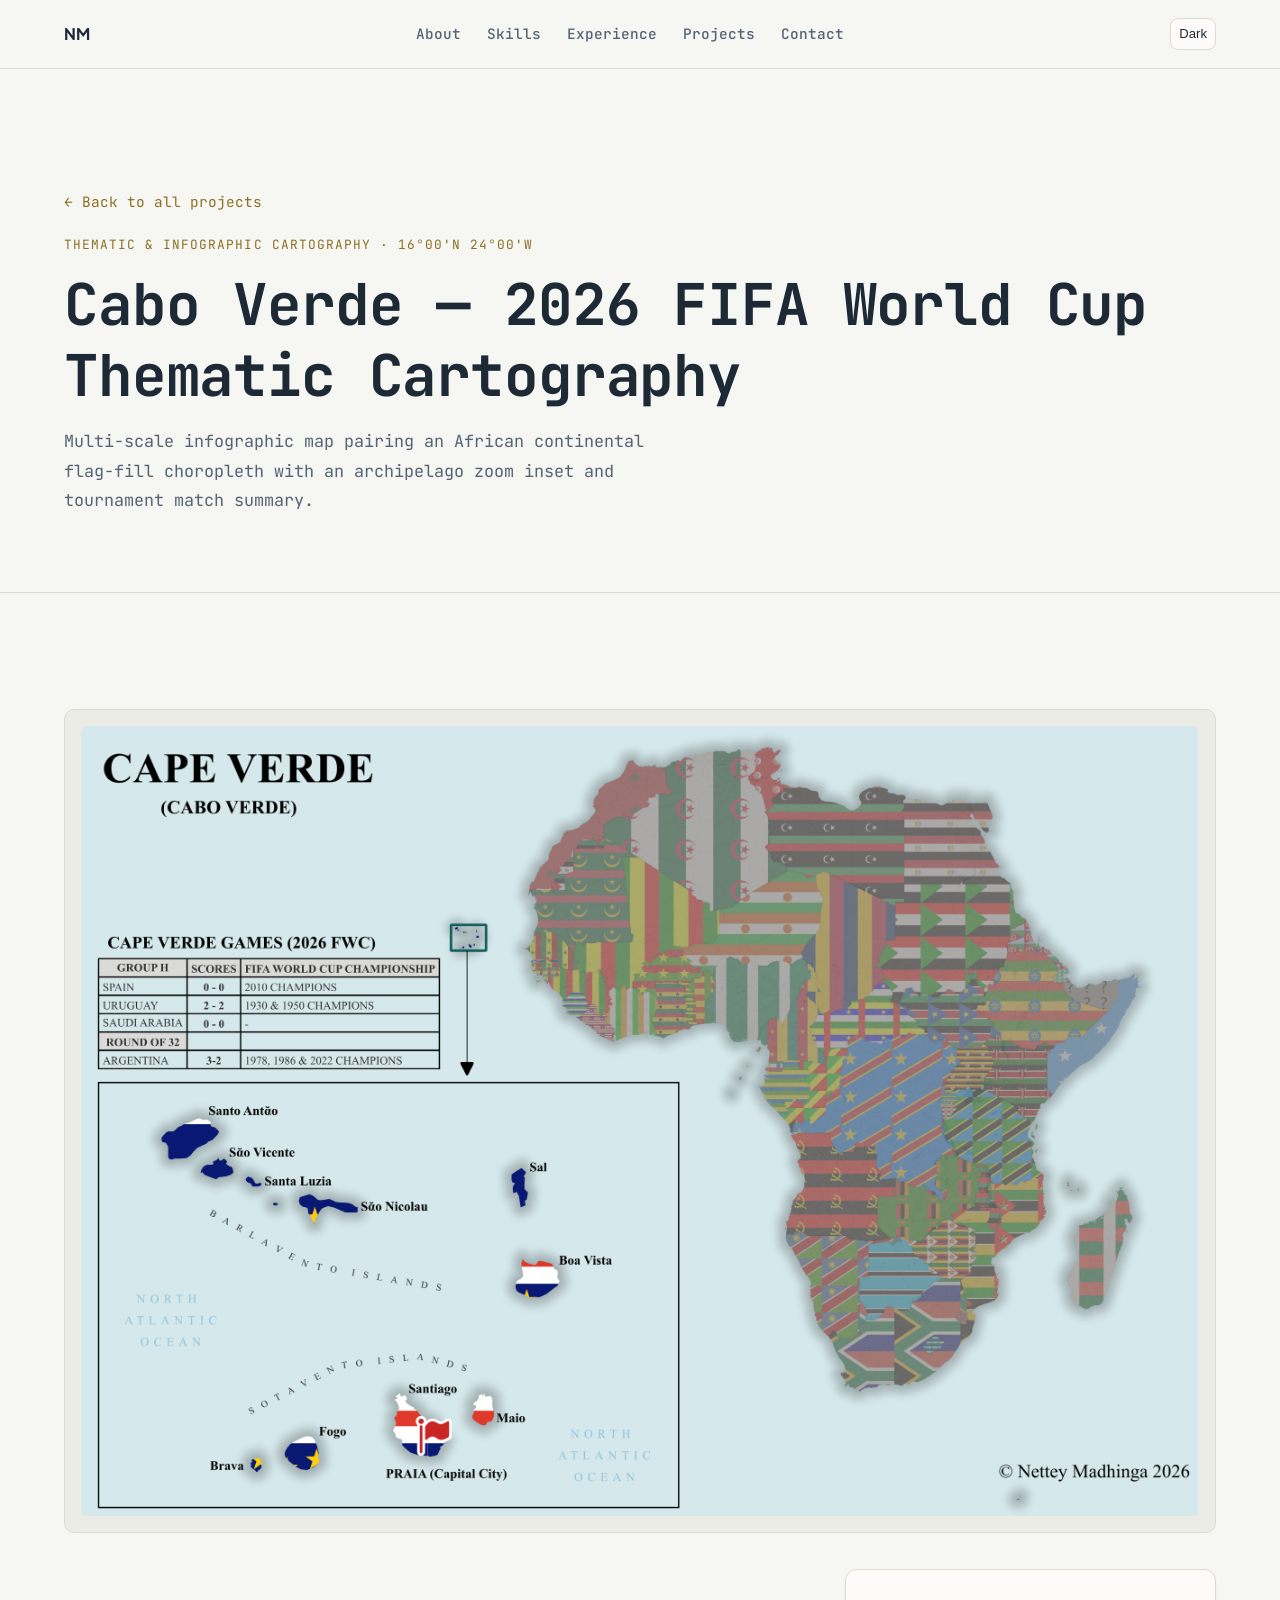
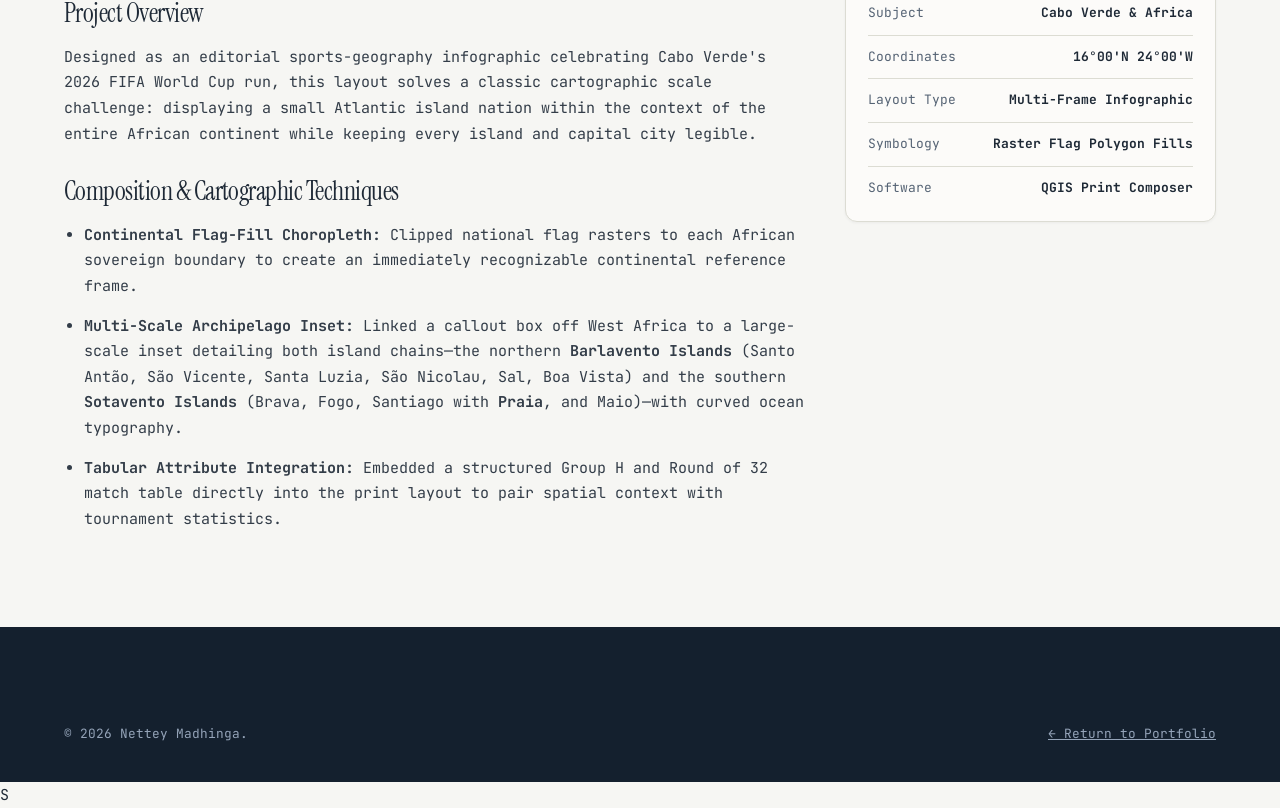
<file: projects/cabo-verde.html>
<!DOCTYPE html>
<html lang="en">
<head>
  <meta charset="UTF-8" />
  <meta name="viewport" content="width=device-width, initial-scale=1.0" />
  <title>Cabo Verde 2026 FIFA World Cup Thematic Map — Nettey Madhinga</title>
  <link rel="preconnect" href="https://fonts.googleapis.com" />
  <link rel="preconnect" href="https://fonts.gstatic.com" crossorigin />
  <link href="https://fonts.googleapis.com/css2?family=Instrument+Serif:ital@0;1&family=JetBrains+Mono:wght@400;500&family=Plus+Jakarta+Sans:wght@400;500;600;700&display=swap" rel="stylesheet" />
  <link rel="stylesheet" href="../css/style.css" />
  <style>
    .case-hero { padding: 120px 0 48px; border-bottom: 1px solid var(--border); }
    .back-link { display: inline-block; margin-bottom: 20px; color: var(--accent); text-decoration: none; font-size: 0.9rem; }
    .case-map-frame { background: var(--bg-alt); border: 1px solid var(--border); border-radius: 10px; padding: 16px; margin: 36px 0; }
    .case-map-frame img { width: 100%; height: auto; display: block; border-radius: 6px; }
    .case-grid { display: grid; grid-template-columns: 2fr 1fr; gap: 40px; align-items: start; margin-top: 32px; }
    .case-content h3 { margin: 28px 0 12px; font-family: 'Instrument Serif', Georgia, serif; font-size: 1.65rem; font-weight: 400; }
    .case-content p, .case-content li { line-height: 1.7; opacity: 0.9; margin-bottom: 14px; }
    .case-content ul { padding-left: 20px; }
    @media (max-width: 820px) { .case-grid { grid-template-columns: 1fr; } }
  </style>
</head>
<body>
  <header class="site-header">
    <div class="container nav-inner">
      <a href="../index.html" class="brand-mark">NM</a>
      <nav class="nav-links" id="navLinks">
        <a href="../index.html#about">About</a>
        <a href="../index.html#skills">Skills</a>
        <a href="../index.html#experience">Experience</a>
        <a href="../index.html#projects">Projects</a>
        <a href="../index.html#contact">Contact</a>
      </nav>
      <div class="nav-actions">
        <button id="themeToggle" class="icon-btn" aria-label="Toggle dark mode"><span class="theme-label">Dark</span></button>
        <button id="menuToggle" class="icon-btn mobile-only" aria-label="Open menu">Menu</button>
      </div>
    </div>
  </header>

  <main>
    <section class="case-hero">
      <div class="container">
        <a href="../index.html#projects" class="back-link mono">← Back to all projects</a>
        <div class="eyebrow mono">THEMATIC & INFOGRAPHIC CARTOGRAPHY · 16°00'N 24°00'W</div>
        <h1 style="font-size: clamp(2.2rem, 4.5vw, 3.6rem); margin: 12px 0 16px;">Cabo Verde — 2026 FIFA World Cup Thematic Cartography</h1>
        <p class="hero-lead">Multi-scale infographic map pairing an African continental flag-fill choropleth with an archipelago zoom inset and tournament match summary.</p>
      </div>
    </section>

    <section class="section">
      <div class="container">
        <div class="case-map-frame">
          <img src="../assets/maps/cabo-verde.png" alt="Cabo Verde 2026 FIFA World Cup Thematic Map" />
        </div>

        <div class="case-grid">
          <div class="case-content">
            <h3>Project Overview</h3>
            <p>
              Designed as an editorial sports-geography infographic celebrating Cabo Verde's 2026 FIFA World Cup run, this layout solves a classic cartographic scale challenge: displaying a small Atlantic island nation within the context of the entire African continent while keeping every island and capital city legible.
            </p>

            <h3>Composition & Cartographic Techniques</h3>
            <ul>
              <li><strong>Continental Flag-Fill Choropleth:</strong> Clipped national flag rasters to each African sovereign boundary to create an immediately recognizable continental reference frame.</li>
              <li><strong>Multi-Scale Archipelago Inset:</strong> Linked a callout box off West Africa to a large-scale inset detailing both island chains—the northern <strong>Barlavento Islands</strong> (Santo Antão, São Vicente, Santa Luzia, São Nicolau, Sal, Boa Vista) and the southern <strong>Sotavento Islands</strong> (Brava, Fogo, Santiago with <strong>Praia</strong>, and Maio)—with curved ocean typography.</li>
              <li><strong>Tabular Attribute Integration:</strong> Embedded a structured Group H and Round of 32 match table directly into the print layout to pair spatial context with tournament statistics.</li>
            </ul>
          </div>

          <aside class="spec-card">
            <div class="spec-row"><span>Subject</span><b>Cabo Verde & Africa</b></div>
            <div class="spec-row"><span>Coordinates</span><b>16°00'N 24°00'W</b></div>
            <div class="spec-row"><span>Layout Type</span><b>Multi-Frame Infographic</b></div>
            <div class="spec-row"><span>Symbology</span><b>Raster Flag Polygon Fills</b></div>
            <div class="spec-row"><span>Software</span><b>QGIS Print Composer</b></div>
          </aside>
        </div>
      </div>
    </section>
  </main>

  <footer class="site-footer">
    <div class="container">
      <div class="footer-bottom mono">
        <span>© <span id="year"></span> Nettey Madhinga.</span>
        <a href="../index.html#projects" style="color: inherit;">← Return to Portfolio</a>
      </div>
    </div>
  </footer>
  <script src="../js/main.js"></script>
</body>
</html>S
</file>
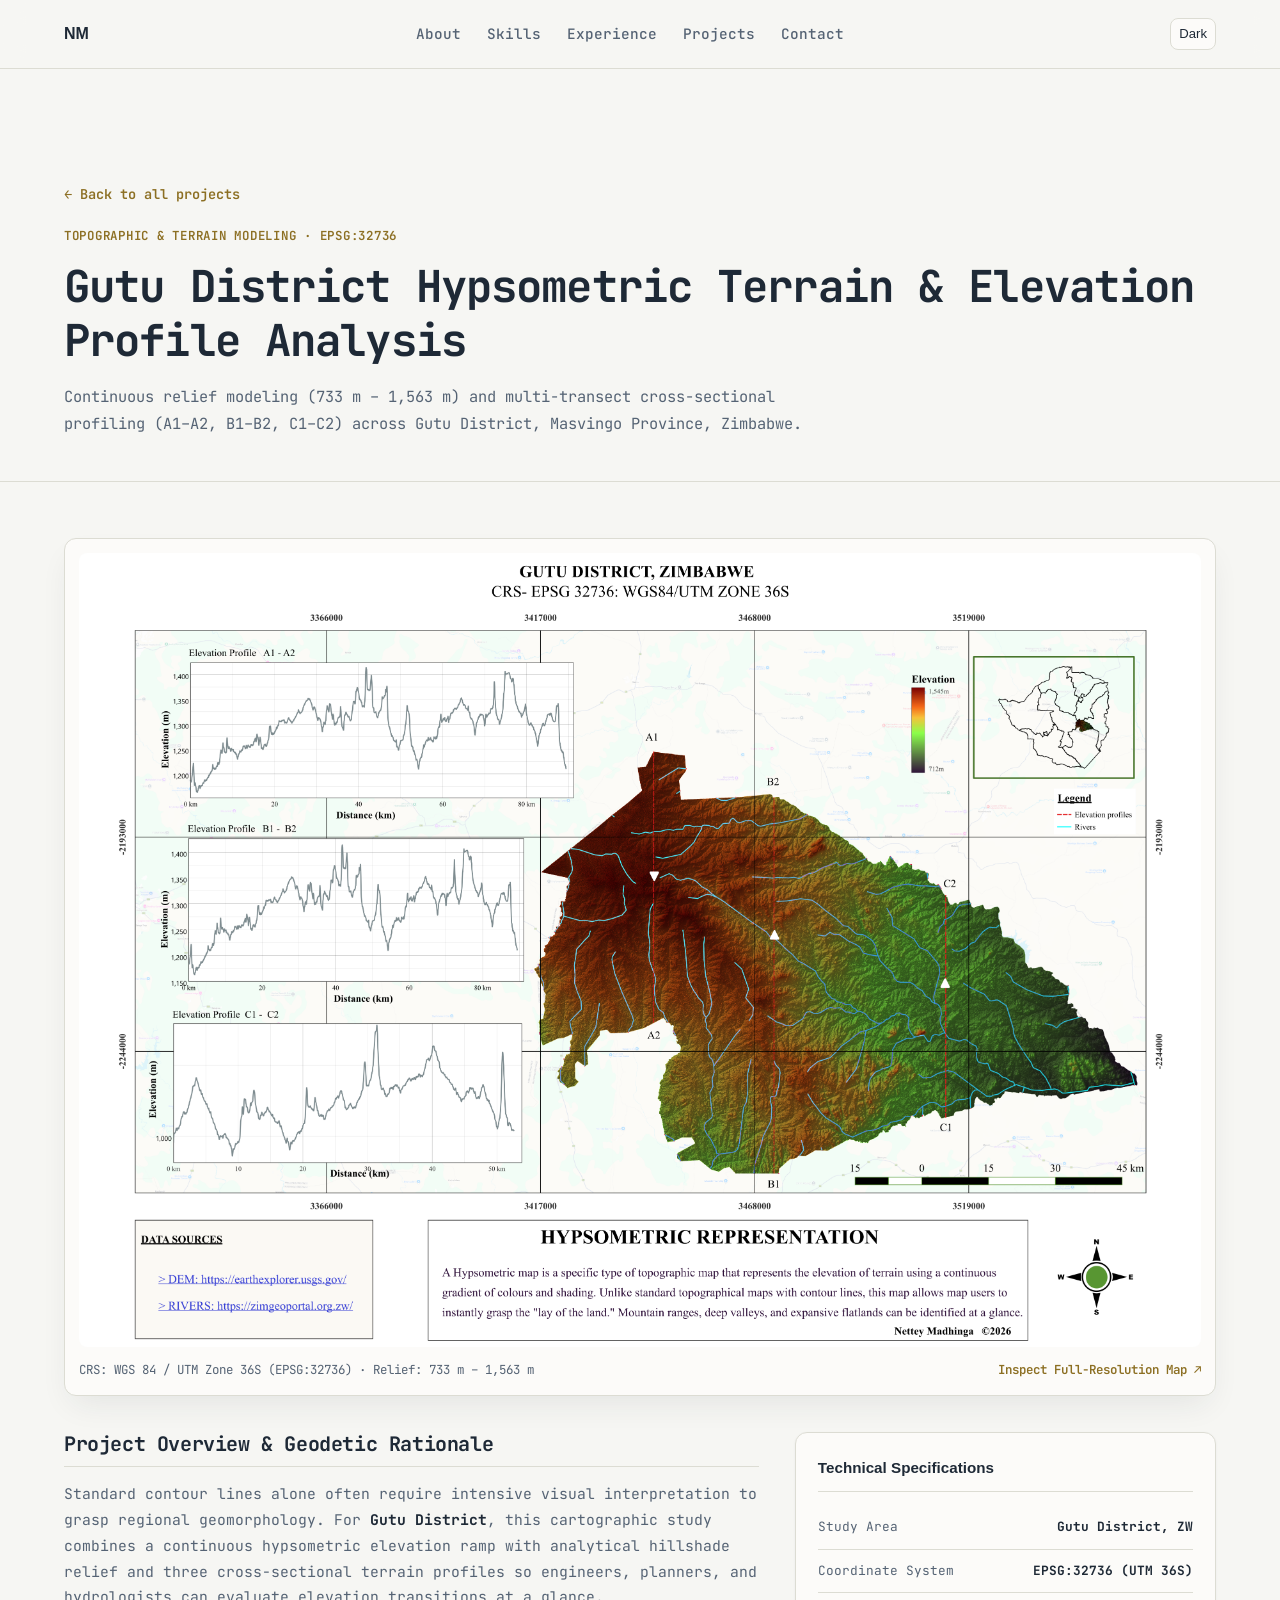
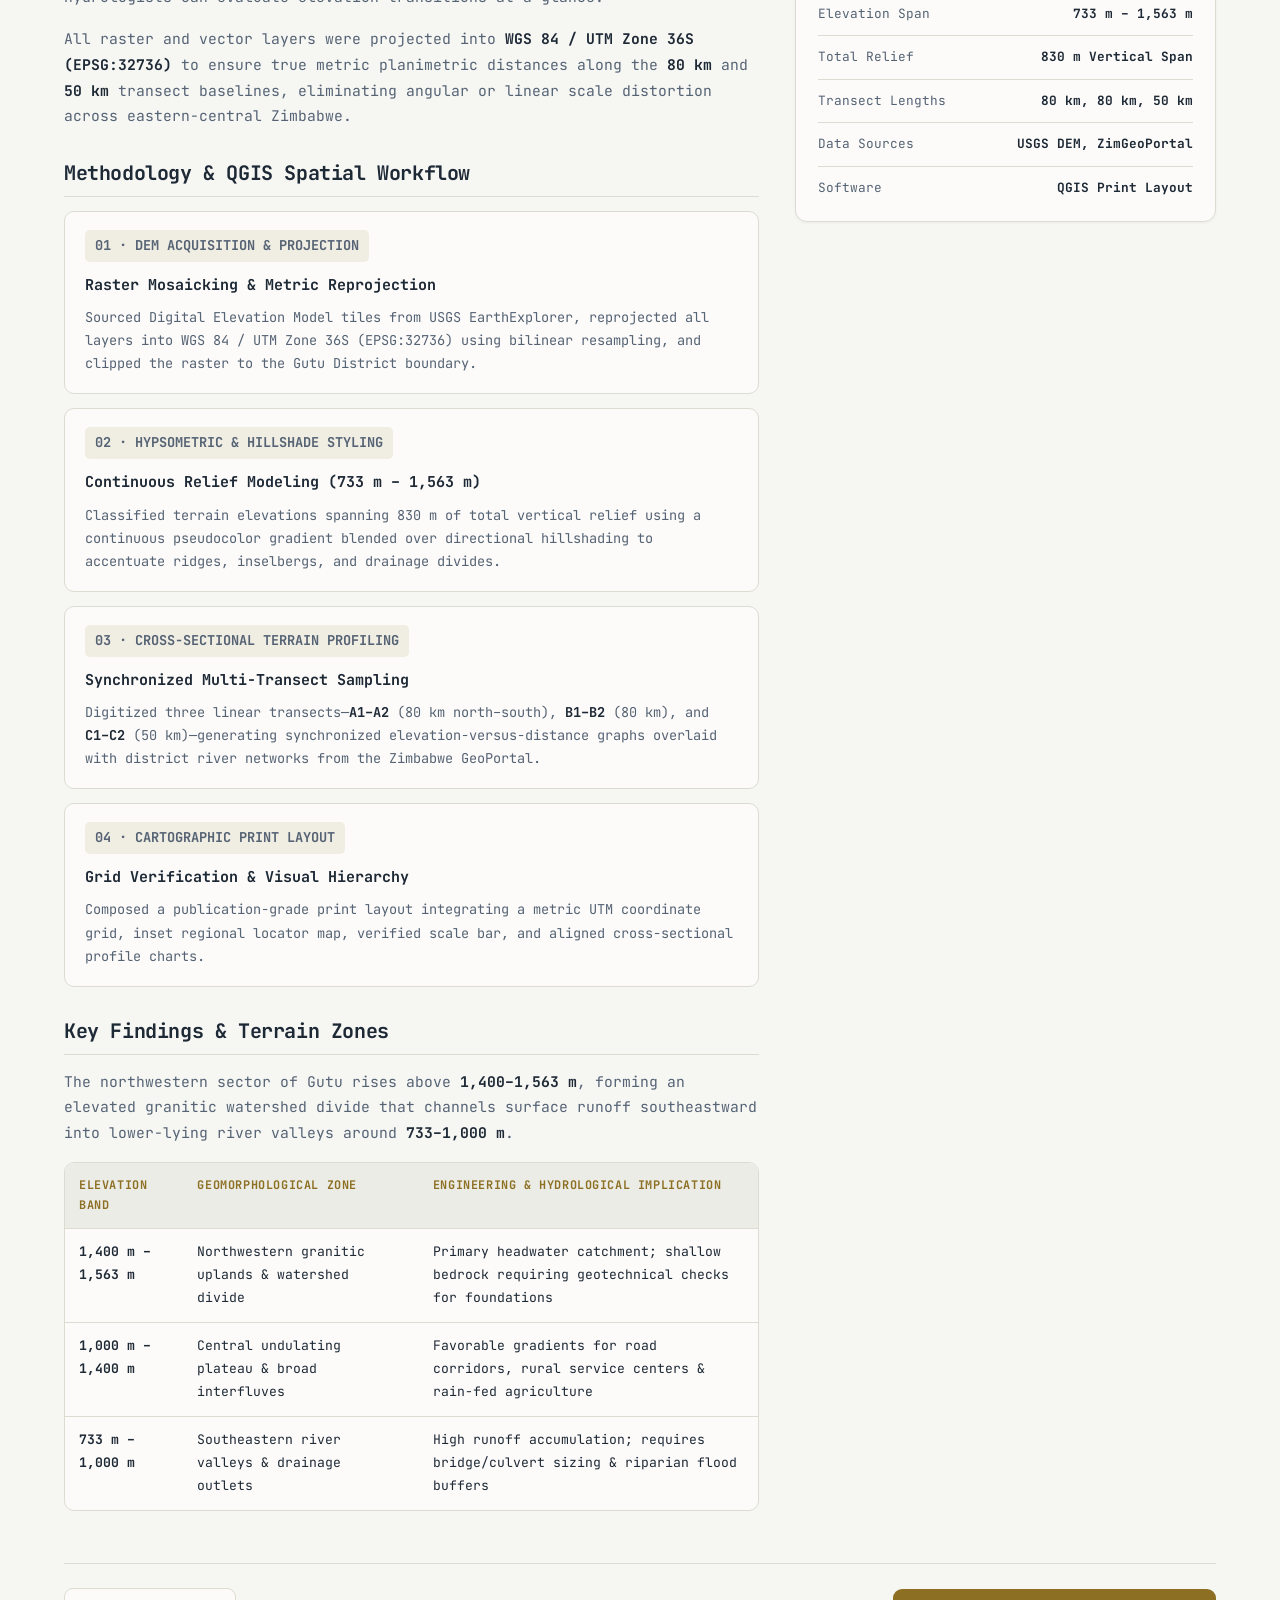
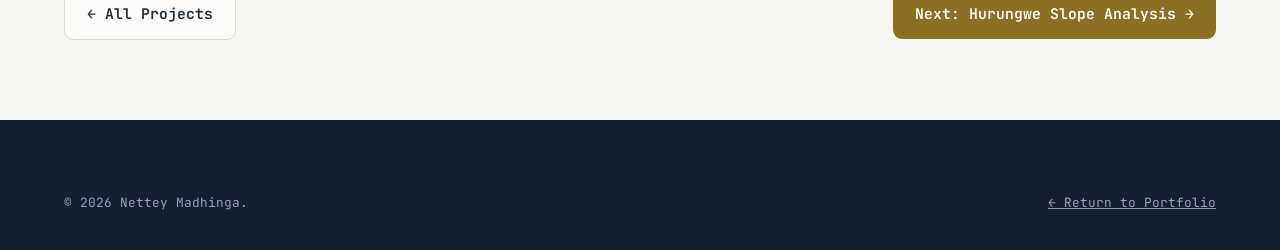
<file: projects/gutu-hypsometric.html>
<!DOCTYPE html>
<html lang="en">
<head>
  <meta charset="UTF-8" />
  <meta name="viewport" content="width=device-width, initial-scale=1.0" />
  <title>Gutu District Hypsometric Analysis — Nettey Madhinga</title>
  <meta name="description" content="Continuous hypsometric relief model (733 m – 1,563 m) in WGS 84 / UTM Zone 36S (EPSG:32736) with three cross-sectional terrain profiles (A1–A2, B1–B2, C1–C2) across Gutu District, Zimbabwe." />

  <link rel="preconnect" href="https://fonts.googleapis.com" />
  <link rel="preconnect" href="https://fonts.gstatic.com" crossorigin />
  <link href="https://fonts.googleapis.com/css2?family=JetBrains+Mono:ital,wght@0,400;0,500;0,600;0,700;1,400;1,500&display=swap" rel="stylesheet" />

  <link rel="stylesheet" href="../css/style.css?v=9" />
  <style>
    .case-hero { padding: 112px 0 44px; border-bottom: 1px solid var(--border); }
    .back-link { display: inline-block; margin-bottom: 18px; color: var(--accent); text-decoration: none; font-size: 0.85rem; font-weight: 600; }
    .back-link:hover { text-decoration: underline; }
    .eyebrow { font-size: 0.78rem; font-weight: 600; letter-spacing: 0.06em; color: var(--accent); }
    .case-hero h1 { font-size: clamp(1.85rem, 3.6vw, 2.75rem); color: var(--ink); margin: 12px 0 16px; }
    .case-lead { color: var(--muted); max-width: 780px; margin: 0; font-size: 0.96rem; }

    .case-map-frame { background: var(--surface); border: 1px solid var(--border); border-radius: 12px; padding: 14px; margin: 32px 0 36px; box-shadow: var(--shadow-md); }
    .case-map-frame img { width: 100%; height: auto; display: block; border-radius: 8px; }
    .case-map-caption { display: flex; justify-content: space-between; align-items: center; flex-wrap: wrap; gap: 10px; padding-top: 12px; font-size: 0.78rem; color: var(--muted); }
    .case-map-caption a { color: var(--accent); text-decoration: none; font-weight: 600; }
    .case-map-caption a:hover { text-decoration: underline; }

    .case-grid { display: grid; grid-template-columns: minmax(0, 1.65fr) minmax(0, 1fr); gap: 36px; align-items: start; margin-top: 24px; }
    .case-content h2 { font-size: 1.25rem; color: var(--ink); margin: 32px 0 14px; padding-bottom: 10px; border-bottom: 1px solid var(--border); }
    .case-content h2:first-child { margin-top: 0; }
    .case-content p { line-height: 1.75; color: var(--muted); margin: 0 0 16px; font-size: 0.92rem; }
    .case-content strong { color: var(--ink); }

    .workflow-list { display: flex; flex-direction: column; gap: 14px; margin-bottom: 20px; }
    .workflow-step { display: flex !important; flex-direction: column !important; align-items: flex-start !important; gap: 6px !important; background: var(--surface); border: 1px solid var(--border); border-radius: 10px; padding: 18px 20px; }
    .step-badge { display: inline-block; width: auto; font-size: 0.72rem; font-weight: 700; color: var(--accent); background: var(--accent-soft); padding: 4px 10px; border-radius: 5px; margin-bottom: 4px; }
    .workflow-step b { display: block; width: 100%; font-size: 0.94rem; color: var(--ink); margin-bottom: 2px; }
    .workflow-step span:not(.step-badge) { display: block; width: 100%; font-size: 0.85rem; color: var(--muted); line-height: 1.7; }

    .case-table-wrap { overflow-x: auto; border: 1px solid var(--border); border-radius: 10px; background: var(--surface); margin-top: 14px; }
    .case-table { width: 100%; border-collapse: collapse; font-size: 0.82rem; text-align: left; }
    .case-table th, .case-table td { padding: 12px 14px; border-bottom: 1px solid var(--border); vertical-align: top; }
    .case-table th { background: var(--bg-alt); color: var(--accent); font-size: 0.74rem; text-transform: uppercase; letter-spacing: 0.05em; }
    .case-table tr:last-child td { border-bottom: none; }

    .case-sidebar { position: sticky; top: 92px; min-width: 0; }
    .case-sidebar .spec-card { width: 100%; box-sizing: border-box; }
    .case-sidebar .spec-row { font-size: 0.8rem; gap: 12px; }
    .case-sidebar .spec-row span,
    .case-sidebar .spec-row b { white-space: normal !important; }

    .case-nav-footer { margin-top: 52px; padding-top: 24px; border-top: 1px solid var(--border); display: flex; justify-content: space-between; align-items: center; flex-wrap: wrap; gap: 14px; }

    @media (max-width: 900px) {
      .case-grid { grid-template-columns: 1fr; }
      .case-sidebar { position: static; }
    }
  </style>
</head>
<body>
  <header class="site-header">
    <div class="container nav-inner">
      <a href="../index.html" class="brand-mark">NM</a>
      <nav class="nav-links" id="navLinks">
        <a href="../index.html#about">About</a>
        <a href="../index.html#skills">Skills</a>
        <a href="../index.html#experience">Experience</a>
        <a href="../index.html#projects">Projects</a>
        <a href="../index.html#contact">Contact</a>
      </nav>
      <div class="nav-actions">
        <button id="themeToggle" class="icon-btn" aria-label="Toggle dark mode"><span class="theme-label">Dark</span></button>
        <button id="menuToggle" class="icon-btn mobile-only" aria-label="Open menu">Menu</button>
      </div>
    </div>
  </header>

  <main>
    <section class="case-hero">
      <div class="container">
        <a href="../index.html#projects" class="back-link mono">← Back to all projects</a>
        <div class="eyebrow mono">TOPOGRAPHIC &amp; TERRAIN MODELING · EPSG:32736</div>
        <h1>Gutu District Hypsometric Terrain &amp; Elevation Profile Analysis</h1>
        <p class="case-lead">Continuous relief modeling (733 m – 1,563 m) and multi-transect cross-sectional profiling (A1–A2, B1–B2, C1–C2) across Gutu District, Masvingo Province, Zimbabwe.</p>
      </div>
    </section>

    <section class="section" style="padding-top: 24px;">
      <div class="container">
        <figure class="case-map-frame">
          <img src="../assets/maps/gutu-hypsometric.png" alt="Gutu District Hypsometric Representation and Elevation Profiles (A1–A2, B1–B2, C1–C2)" />
          <figcaption class="case-map-caption mono">
            <span>CRS: WGS 84 / UTM Zone 36S (EPSG:32736) · Relief: 733 m – 1,563 m</span>
            <a href="../assets/maps/gutu-hypsometric.png" target="_blank" rel="noopener">Inspect Full-Resolution Map ↗</a>
          </figcaption>
        </figure>

        <div class="case-grid">
          <div class="case-content">
            <h2>Project Overview &amp; Geodetic Rationale</h2>
            <p>
              Standard contour lines alone often require intensive visual interpretation to grasp regional geomorphology. For <strong>Gutu District</strong>, this cartographic study combines a continuous hypsometric elevation ramp with analytical hillshade relief and three cross-sectional terrain profiles so engineers, planners, and hydrologists can evaluate elevation transitions at a glance.
            </p>
            <p>
              All raster and vector layers were projected into <strong>WGS 84 / UTM Zone 36S (EPSG:32736)</strong> to ensure true metric planimetric distances along the <strong>80 km</strong> and <strong>50 km</strong> transect baselines, eliminating angular or linear scale distortion across eastern-central Zimbabwe.
            </p>

            <h2>Methodology &amp; QGIS Spatial Workflow</h2>
            <div class="workflow-list">
              <div class="workflow-step">
                <span class="step-badge mono">01 · DEM ACQUISITION &amp; PROJECTION</span>
                <b>Raster Mosaicking &amp; Metric Reprojection</b>
                <span>Sourced Digital Elevation Model tiles from USGS EarthExplorer, reprojected all layers into WGS 84 / UTM Zone 36S (EPSG:32736) using bilinear resampling, and clipped the raster to the Gutu District boundary.</span>
              </div>

              <div class="workflow-step">
                <span class="step-badge mono">02 · HYPSOMETRIC &amp; HILLSHADE STYLING</span>
                <b>Continuous Relief Modeling (733 m – 1,563 m)</b>
                <span>Classified terrain elevations spanning 830 m of total vertical relief using a continuous pseudocolor gradient blended over directional hillshading to accentuate ridges, inselbergs, and drainage divides.</span>
              </div>

              <div class="workflow-step">
                <span class="step-badge mono">03 · CROSS-SECTIONAL TERRAIN PROFILING</span>
                <b>Synchronized Multi-Transect Sampling</b>
                <span>Digitized three linear transects—<strong>A1–A2</strong> (80 km north–south), <strong>B1–B2</strong> (80 km), and <strong>C1–C2</strong> (50 km)—generating synchronized elevation-versus-distance graphs overlaid with district river networks from the Zimbabwe GeoPortal.</span>
              </div>

              <div class="workflow-step">
                <span class="step-badge mono">04 · CARTOGRAPHIC PRINT LAYOUT</span>
                <b>Grid Verification &amp; Visual Hierarchy</b>
                <span>Composed a publication-grade print layout integrating a metric UTM coordinate grid, inset regional locator map, verified scale bar, and aligned cross-sectional profile charts.</span>
              </div>
            </div>

            <h2>Key Findings &amp; Terrain Zones</h2>
            <p>
              The northwestern sector of Gutu rises above <strong>1,400–1,563 m</strong>, forming an elevated granitic watershed divide that channels surface runoff southeastward into lower-lying river valleys around <strong>733–1,000 m</strong>.
            </p>

            <div class="case-table-wrap">
              <table class="case-table">
                <thead>
                  <tr>
                    <th>Elevation Band</th>
                    <th>Geomorphological Zone</th>
                    <th>Engineering &amp; Hydrological Implication</th>
                  </tr>
                </thead>
                <tbody>
                  <tr>
                    <td><b>1,400 m – 1,563 m</b></td>
                    <td>Northwestern granitic uplands &amp; watershed divide</td>
                    <td>Primary headwater catchment; shallow bedrock requiring geotechnical checks for foundations</td>
                  </tr>
                  <tr>
                    <td><b>1,000 m – 1,400 m</b></td>
                    <td>Central undulating plateau &amp; broad interfluves</td>
                    <td>Favorable gradients for road corridors, rural service centers &amp; rain-fed agriculture</td>
                  </tr>
                  <tr>
                    <td><b>733 m – 1,000 m</b></td>
                    <td>Southeastern river valleys &amp; drainage outlets</td>
                    <td>High runoff accumulation; requires bridge/culvert sizing &amp; riparian flood buffers</td>
                  </tr>
                </tbody>
              </table>
            </div>
          </div>

          <aside class="case-sidebar">
            <div class="spec-card">
              <div class="spec-card-title">Technical Specifications</div>
              <div class="spec-row"><span>Study Area</span><b>Gutu District, ZW</b></div>
              <div class="spec-row"><span>Coordinate System</span><b>EPSG:32736 (UTM 36S)</b></div>
              <div class="spec-row"><span>Elevation Span</span><b>733 m – 1,563 m</b></div>
              <div class="spec-row"><span>Total Relief</span><b>830 m Vertical Span</b></div>
              <div class="spec-row"><span>Transect Lengths</span><b>80 km, 80 km, 50 km</b></div>
              <div class="spec-row"><span>Data Sources</span><b>USGS DEM, ZimGeoPortal</b></div>
              <div class="spec-row"><span>Software</span><b>QGIS Print Layout</b></div>
            </div>
          </aside>
        </div>

        <div class="case-nav-footer">
          <a href="../index.html#projects" class="btn btn-outline">← All Projects</a>
          <a href="hurungwe-slope.html" class="btn btn-primary">Next: Hurungwe Slope Analysis →</a>
        </div>
      </div>
    </section>
  </main>

  <footer class="site-footer">
    <div class="container">
      <div class="footer-bottom mono" style="border-top: none; padding-top: 0;">
        <span>© <span id="year"></span> Nettey Madhinga.</span>
        <a href="../index.html#projects" style="color: inherit;">← Return to Portfolio</a>
      </div>
    </div>
  </footer>
  <script src="../js/main.js"></script>
</body>
</html>
</file>
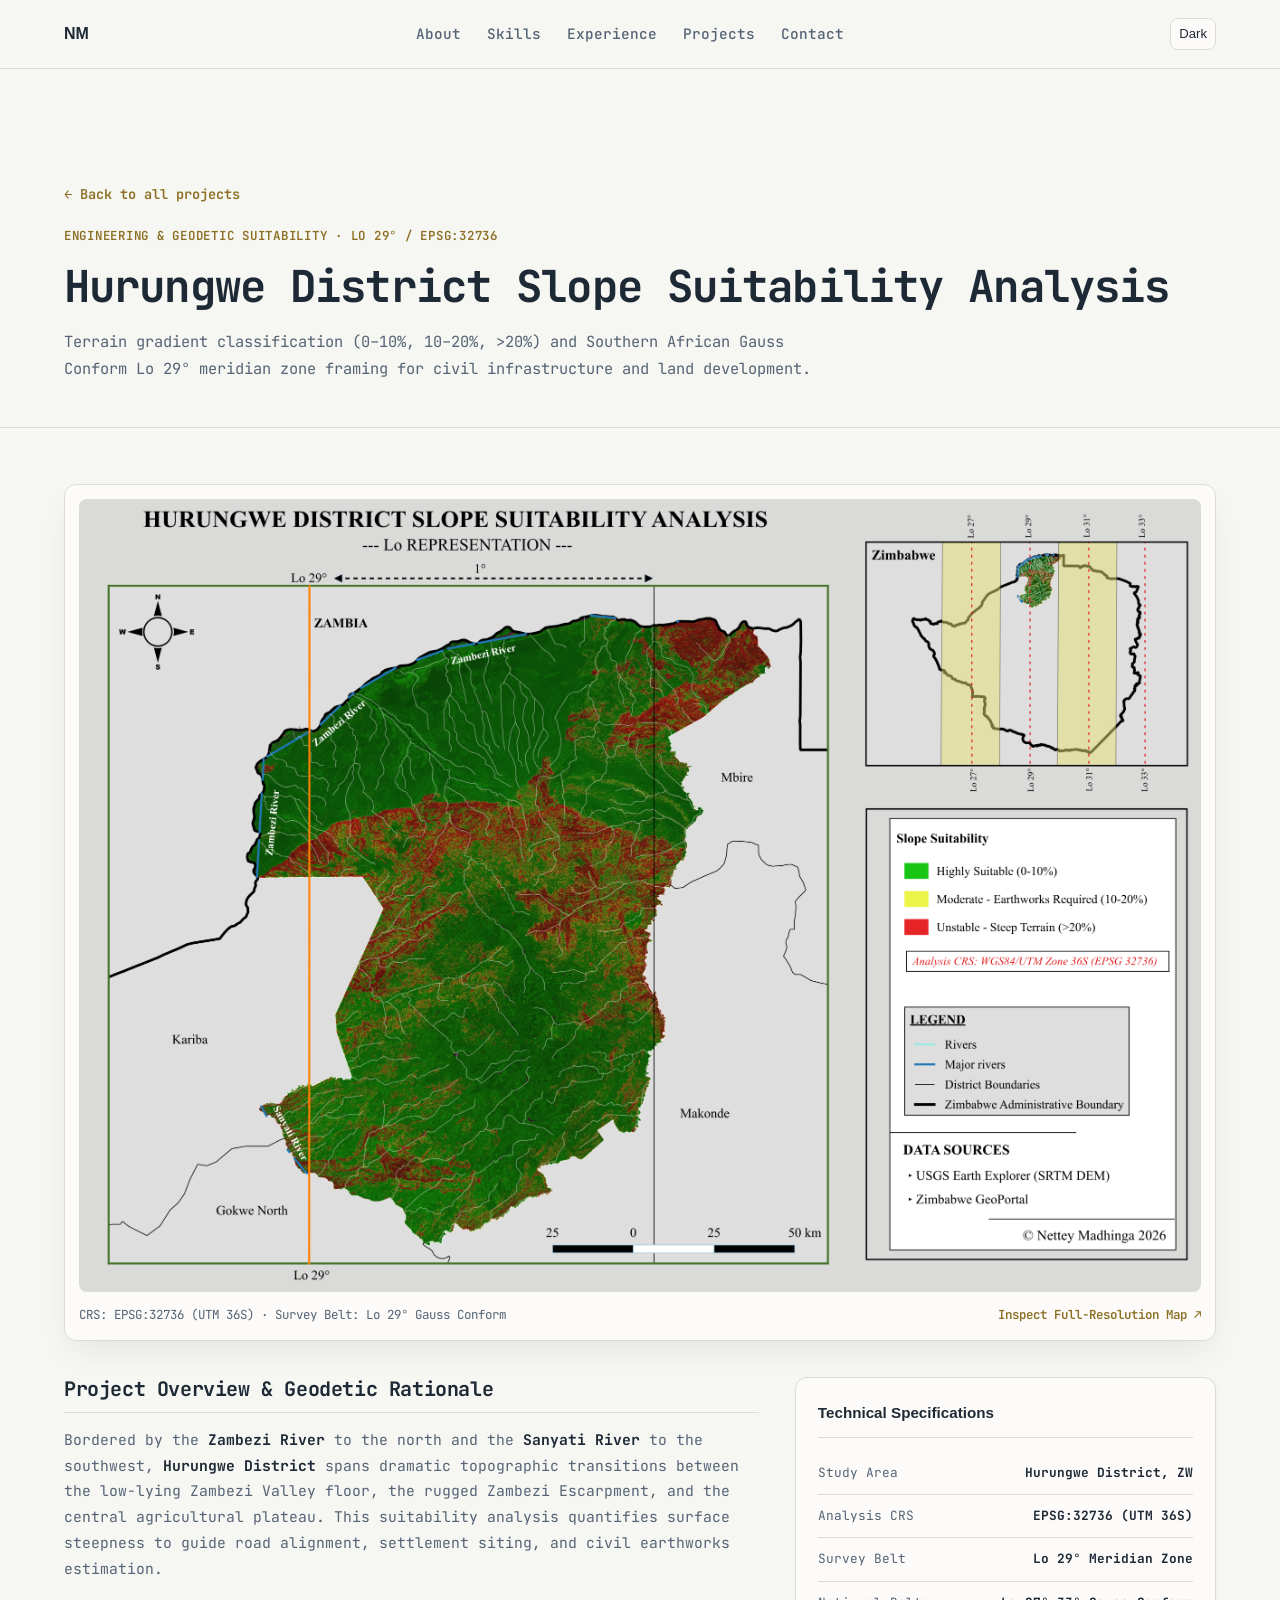
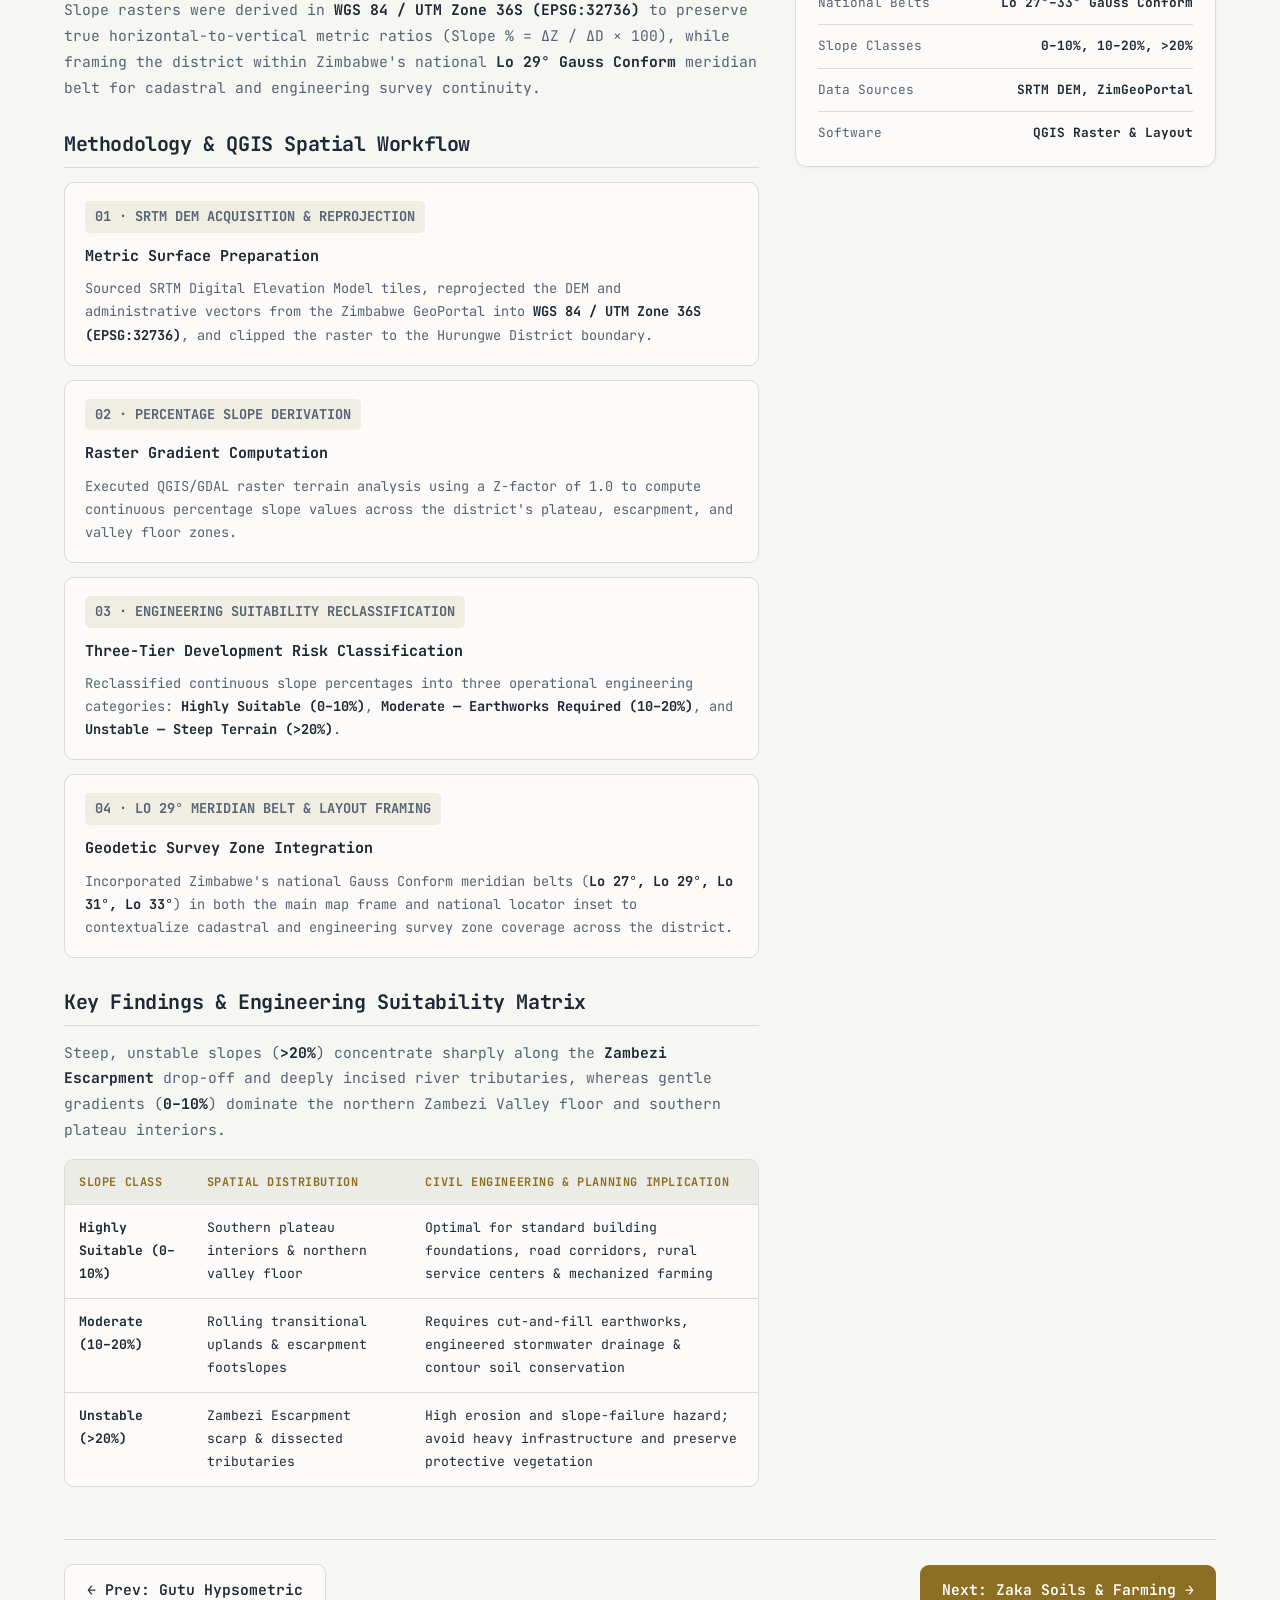
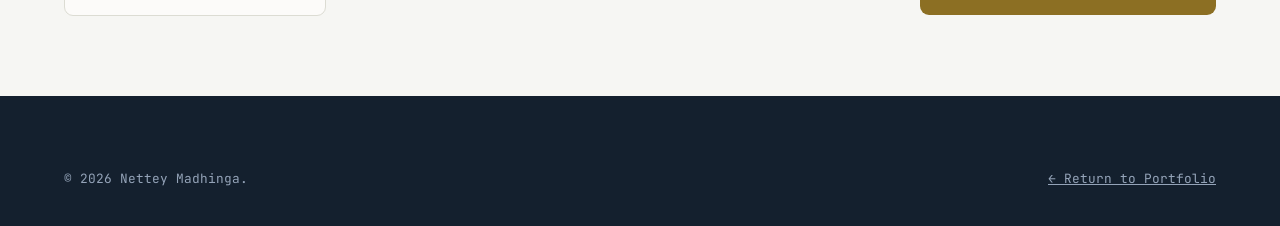
<file: projects/hurungwe-slope.html>
<!DOCTYPE html>
<html lang="en">
<head>
  <meta charset="UTF-8" />
  <meta name="viewport" content="width=device-width, initial-scale=1.0" />
  <title>Hurungwe District Slope Suitability Analysis — Nettey Madhinga</title>
  <meta name="description" content="Percentage slope suitability analysis (0–10%, 10–20%, >20%) in WGS 84 / UTM Zone 36S (EPSG:32736) with Lo 29° Gauss Conform meridian framing for Hurungwe District, Zimbabwe." />
  <link rel="preconnect" href="https://fonts.googleapis.com" />
  <link rel="preconnect" href="https://fonts.gstatic.com" crossorigin />
  <link href="https://fonts.googleapis.com/css2?family=JetBrains+Mono:ital,wght@0,400;0,500;0,600;0,700;1,400;1,500&display=swap" rel="stylesheet" />
  <link rel="stylesheet" href="../css/style.css?v=9" />
  <style>
    .case-hero { padding: 112px 0 44px; border-bottom: 1px solid var(--border); }
    .back-link { display: inline-block; margin-bottom: 18px; color: var(--accent); text-decoration: none; font-size: 0.85rem; font-weight: 600; }
    .back-link:hover { text-decoration: underline; }
    .eyebrow { font-size: 0.78rem; font-weight: 600; letter-spacing: 0.06em; color: var(--accent); }
    .case-hero h1 { font-size: clamp(1.85rem, 3.6vw, 2.75rem); color: var(--ink); margin: 12px 0 16px; }
    .case-lead { color: var(--muted); max-width: 780px; margin: 0; font-size: 0.96rem; }
    .case-map-frame { background: var(--surface); border: 1px solid var(--border); border-radius: 12px; padding: 14px; margin: 32px 0 36px; box-shadow: var(--shadow-md); }
    .case-map-frame img { width: 100%; height: auto; display: block; border-radius: 8px; }
    .case-map-caption { display: flex; justify-content: space-between; align-items: center; flex-wrap: wrap; gap: 10px; padding-top: 12px; font-size: 0.78rem; color: var(--muted); }
    .case-map-caption a { color: var(--accent); text-decoration: none; font-weight: 600; }
    .case-map-caption a:hover { text-decoration: underline; }
    .case-grid { display: grid; grid-template-columns: minmax(0, 1.65fr) minmax(0, 1fr); gap: 36px; align-items: start; margin-top: 24px; }
    .case-content h2 { font-size: 1.25rem; color: var(--ink); margin: 32px 0 14px; padding-bottom: 10px; border-bottom: 1px solid var(--border); }
    .case-content h2:first-child { margin-top: 0; }
    .case-content p { line-height: 1.75; color: var(--muted); margin: 0 0 16px; font-size: 0.92rem; }
    .case-content strong { color: var(--ink); }
    .workflow-list { display: flex; flex-direction: column; gap: 14px; margin-bottom: 20px; }
    .workflow-step { display: flex !important; flex-direction: column !important; align-items: flex-start !important; gap: 6px !important; background: var(--surface); border: 1px solid var(--border); border-radius: 10px; padding: 18px 20px; }
    .step-badge { display: inline-block; width: auto; font-size: 0.72rem; font-weight: 700; color: var(--accent); background: var(--accent-soft); padding: 4px 10px; border-radius: 5px; margin-bottom: 4px; }
    .workflow-step b { display: block; width: 100%; font-size: 0.94rem; color: var(--ink); margin-bottom: 2px; }
    .workflow-step span:not(.step-badge) { display: block; width: 100%; font-size: 0.85rem; color: var(--muted); line-height: 1.7; }
    .case-table-wrap { overflow-x: auto; border: 1px solid var(--border); border-radius: 10px; background: var(--surface); margin-top: 14px; }
    .case-table { width: 100%; border-collapse: collapse; font-size: 0.82rem; text-align: left; }
    .case-table th, .case-table td { padding: 12px 14px; border-bottom: 1px solid var(--border); vertical-align: top; }
    .case-table th { background: var(--bg-alt); color: var(--accent); font-size: 0.74rem; text-transform: uppercase; letter-spacing: 0.05em; }
    .case-table tr:last-child td { border-bottom: none; }
    .case-sidebar { position: sticky; top: 92px; min-width: 0; }
    .case-sidebar .spec-card { width: 100%; box-sizing: border-box; }
    .case-sidebar .spec-row { font-size: 0.8rem; gap: 12px; }
    .case-sidebar .spec-row span, .case-sidebar .spec-row b { white-space: normal !important; }
    .case-nav-footer { margin-top: 52px; padding-top: 24px; border-top: 1px solid var(--border); display: flex; justify-content: space-between; align-items: center; flex-wrap: wrap; gap: 14px; }
    @media (max-width: 900px) { .case-grid { grid-template-columns: 1fr; } .case-sidebar { position: static; } }
  </style>
</head>
<body>
  <header class="site-header">
    <div class="container nav-inner">
      <a href="../index.html" class="brand-mark">NM</a>
      <nav class="nav-links" id="navLinks">
        <a href="../index.html#about">About</a>
        <a href="../index.html#skills">Skills</a>
        <a href="../index.html#experience">Experience</a>
        <a href="../index.html#projects">Projects</a>
        <a href="../index.html#contact">Contact</a>
      </nav>
      <div class="nav-actions">
        <button id="themeToggle" class="icon-btn" aria-label="Toggle dark mode"><span class="theme-label">Dark</span></button>
        <button id="menuToggle" class="icon-btn mobile-only" aria-label="Open menu">Menu</button>
      </div>
    </div>
  </header>

  <main>
    <section class="case-hero">
      <div class="container">
        <a href="../index.html#projects" class="back-link mono">← Back to all projects</a>
        <div class="eyebrow mono">ENGINEERING & GEODETIC SUITABILITY · Lo 29° / EPSG:32736</div>
        <h1>Hurungwe District Slope Suitability Analysis</h1>
        <p class="case-lead">Terrain gradient classification (0–10%, 10–20%, >20%) and Southern African Gauss Conform Lo 29° meridian zone framing for civil infrastructure and land development.</p>
      </div>
    </section>

    <section class="section" style="padding-top: 24px;">
      <div class="container">
        <figure class="case-map-frame">
          <img src="../assets/maps/hurungwe-slope.png" alt="Hurungwe District Slope Suitability Analysis Map" />
          <figcaption class="case-map-caption mono">
            <span>CRS: EPSG:32736 (UTM 36S) · Survey Belt: Lo 29° Gauss Conform</span>
            <a href="../assets/maps/hurungwe-slope.png" target="_blank" rel="noopener">Inspect Full-Resolution Map ↗</a>
          </figcaption>
        </figure>

        <div class="case-grid">
          <div class="case-content">
            <h2>Project Overview & Geodetic Rationale</h2>
            <p>
              Bordered by the <strong>Zambezi River</strong> to the north and the <strong>Sanyati River</strong> to the southwest, <strong>Hurungwe District</strong> spans dramatic topographic transitions between the low-lying Zambezi Valley floor, the rugged Zambezi Escarpment, and the central agricultural plateau. This suitability analysis quantifies surface steepness to guide road alignment, settlement siting, and civil earthworks estimation.
            </p>
            <p>
              Slope rasters were derived in <strong>WGS 84 / UTM Zone 36S (EPSG:32736)</strong> to preserve true horizontal-to-vertical metric ratios (Slope % = ΔZ / ΔD × 100), while framing the district within Zimbabwe's national <strong>Lo 29° Gauss Conform</strong> meridian belt for cadastral and engineering survey continuity.
            </p>

            <h2>Methodology & QGIS Spatial Workflow</h2>
            <div class="workflow-list">
              <div class="workflow-step">
                <span class="step-badge mono">01 · SRTM DEM ACQUISITION & REPROJECTION</span>
                <b>Metric Surface Preparation</b>
                <span>Sourced SRTM Digital Elevation Model tiles, reprojected the DEM and administrative vectors from the Zimbabwe GeoPortal into <strong>WGS 84 / UTM Zone 36S (EPSG:32736)</strong>, and clipped the raster to the Hurungwe District boundary.</span>
              </div>
              <div class="workflow-step">
                <span class="step-badge mono">02 · PERCENTAGE SLOPE DERIVATION</span>
                <b>Raster Gradient Computation</b>
                <span>Executed QGIS/GDAL raster terrain analysis using a Z-factor of 1.0 to compute continuous percentage slope values across the district's plateau, escarpment, and valley floor zones.</span>
              </div>
              <div class="workflow-step">
                <span class="step-badge mono">03 · ENGINEERING SUITABILITY RECLASSIFICATION</span>
                <b>Three-Tier Development Risk Classification</b>
                <span>Reclassified continuous slope percentages into three operational engineering categories: <strong>Highly Suitable (0–10%)</strong>, <strong>Moderate — Earthworks Required (10–20%)</strong>, and <strong>Unstable — Steep Terrain (>20%)</strong>.</span>
              </div>
              <div class="workflow-step">
                <span class="step-badge mono">04 · LO 29° MERIDIAN BELT & LAYOUT FRAMING</span>
                <b>Geodetic Survey Zone Integration</b>
                <span>Incorporated Zimbabwe's national Gauss Conform meridian belts (<strong>Lo 27°, Lo 29°, Lo 31°, Lo 33°</strong>) in both the main map frame and national locator inset to contextualize cadastral and engineering survey zone coverage across the district.</span>
              </div>
            </div>

            <h2>Key Findings & Engineering Suitability Matrix</h2>
            <p>
              Steep, unstable slopes (<strong>>20%</strong>) concentrate sharply along the <strong>Zambezi Escarpment</strong> drop-off and deeply incised river tributaries, whereas gentle gradients (<strong>0–10%</strong>) dominate the northern Zambezi Valley floor and southern plateau interiors.
            </p>

            <div class="case-table-wrap">
              <table class="case-table">
                <thead>
                  <tr>
                    <th>Slope Class</th>
                    <th>Spatial Distribution</th>
                    <th>Civil Engineering & Planning Implication</th>
                  </tr>
                </thead>
                <tbody>
                  <tr>
                    <td><b>Highly Suitable (0–10%)</b></td>
                    <td>Southern plateau interiors & northern valley floor</td>
                    <td>Optimal for standard building foundations, road corridors, rural service centers & mechanized farming</td>
                  </tr>
                  <tr>
                    <td><b>Moderate (10–20%)</b></td>
                    <td>Rolling transitional uplands & escarpment footslopes</td>
                    <td>Requires cut-and-fill earthworks, engineered stormwater drainage & contour soil conservation</td>
                  </tr>
                  <tr>
                    <td><b>Unstable (>20%)</b></td>
                    <td>Zambezi Escarpment scarp & dissected tributaries</td>
                    <td>High erosion and slope-failure hazard; avoid heavy infrastructure and preserve protective vegetation</td>
                  </tr>
                </tbody>
              </table>
            </div>
          </div>

          <aside class="case-sidebar">
            <div class="spec-card">
              <div class="spec-card-title">Technical Specifications</div>
              <div class="spec-row"><span>Study Area</span><b>Hurungwe District, ZW</b></div>
              <div class="spec-row"><span>Analysis CRS</span><b>EPSG:32736 (UTM 36S)</b></div>
              <div class="spec-row"><span>Survey Belt</span><b>Lo 29° Meridian Zone</b></div>
              <div class="spec-row"><span>National Belts</span><b>Lo 27°–33° Gauss Conform</b></div>
              <div class="spec-row"><span>Slope Classes</span><b>0–10%, 10–20%, >20%</b></div>
              <div class="spec-row"><span>Data Sources</span><b>SRTM DEM, ZimGeoPortal</b></div>
              <div class="spec-row"><span>Software</span><b>QGIS Raster & Layout</b></div>
            </div>
          </aside>
        </div>

        <div class="case-nav-footer">
          <a href="gutu-hypsometric.html" class="btn btn-outline">← Prev: Gutu Hypsometric</a>
          <a href="zaka-soils.html" class="btn btn-primary">Next: Zaka Soils & Farming →</a>
        </div>
      </div>
    </section>
  </main>

  <footer class="site-footer">
    <div class="container">
      <div class="footer-bottom mono" style="border-top: none; padding-top: 0;">
        <span>© <span id="year"></span> Nettey Madhinga.</span>
        <a href="../index.html#projects" style="color: inherit;">← Return to Portfolio</a>
      </div>
    </div>
  </footer>
  <script src="../js/main.js"></script>
</body>
</html>
</file>
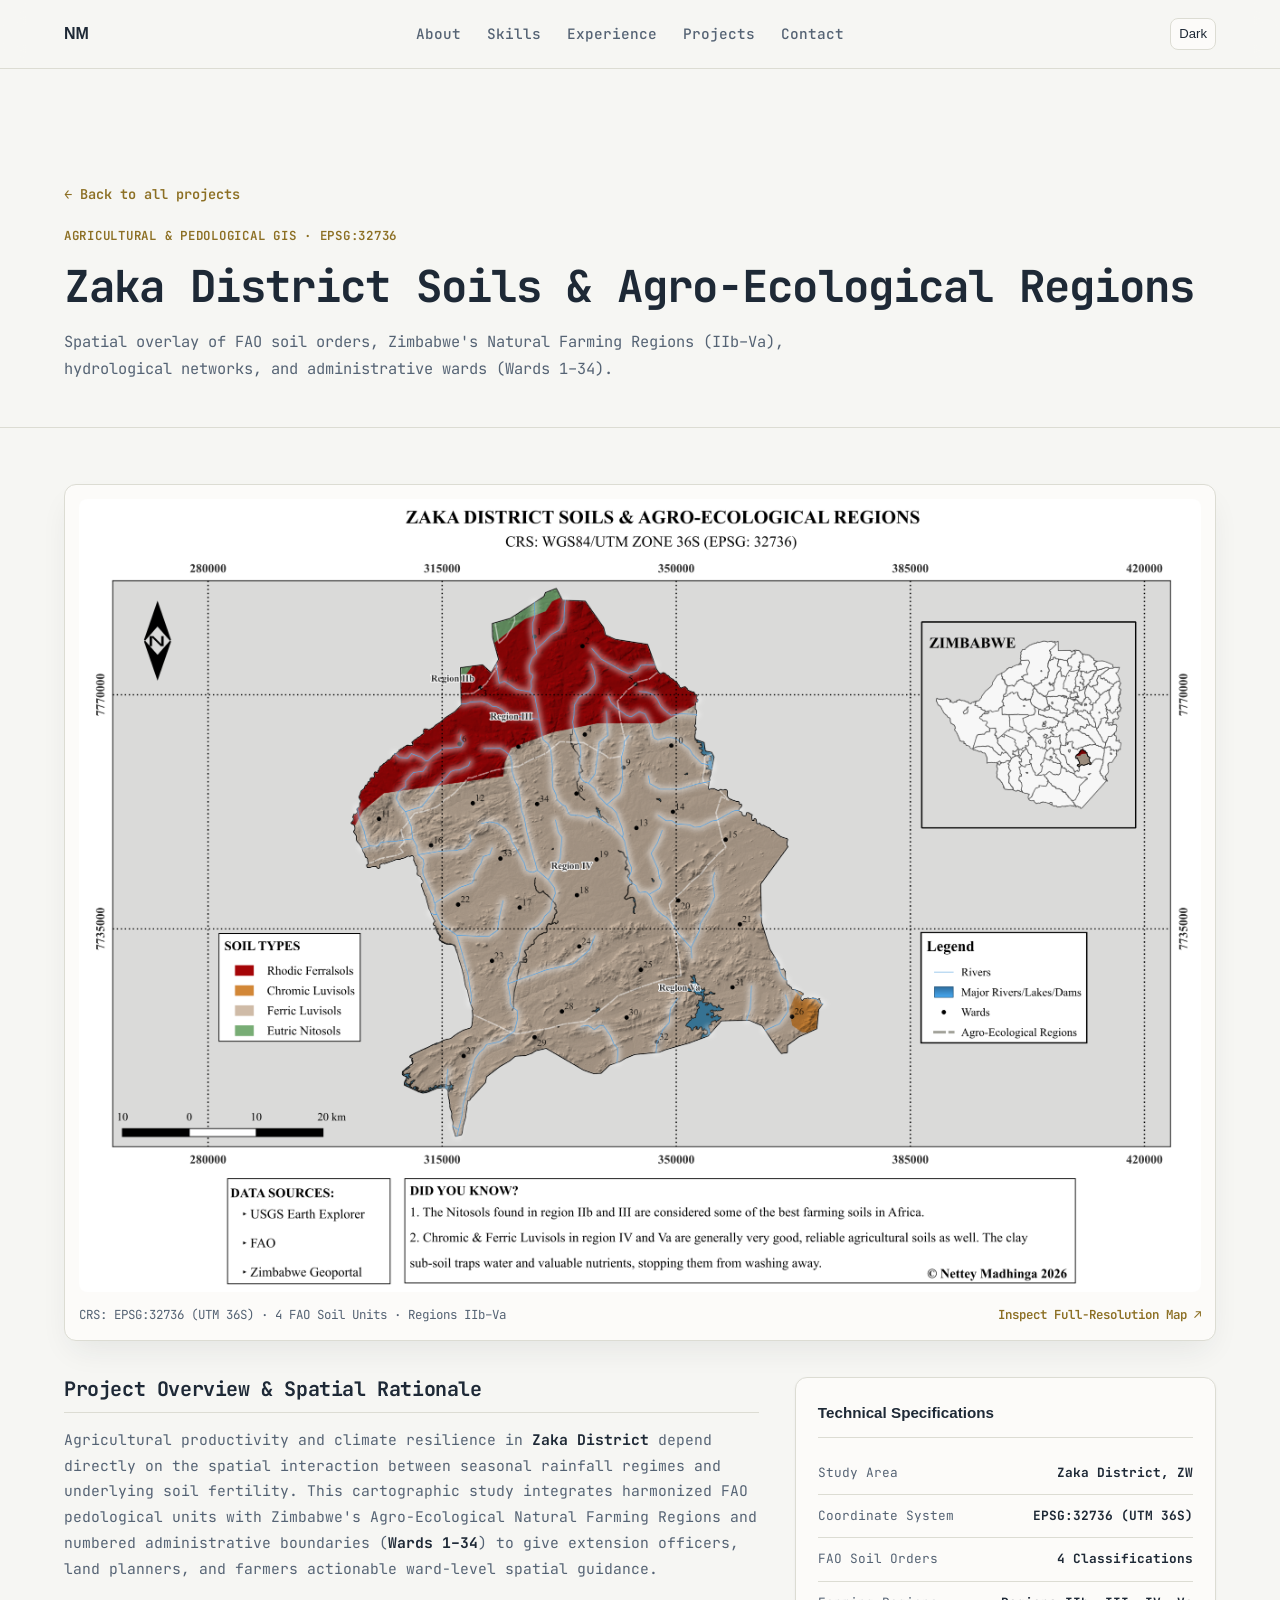
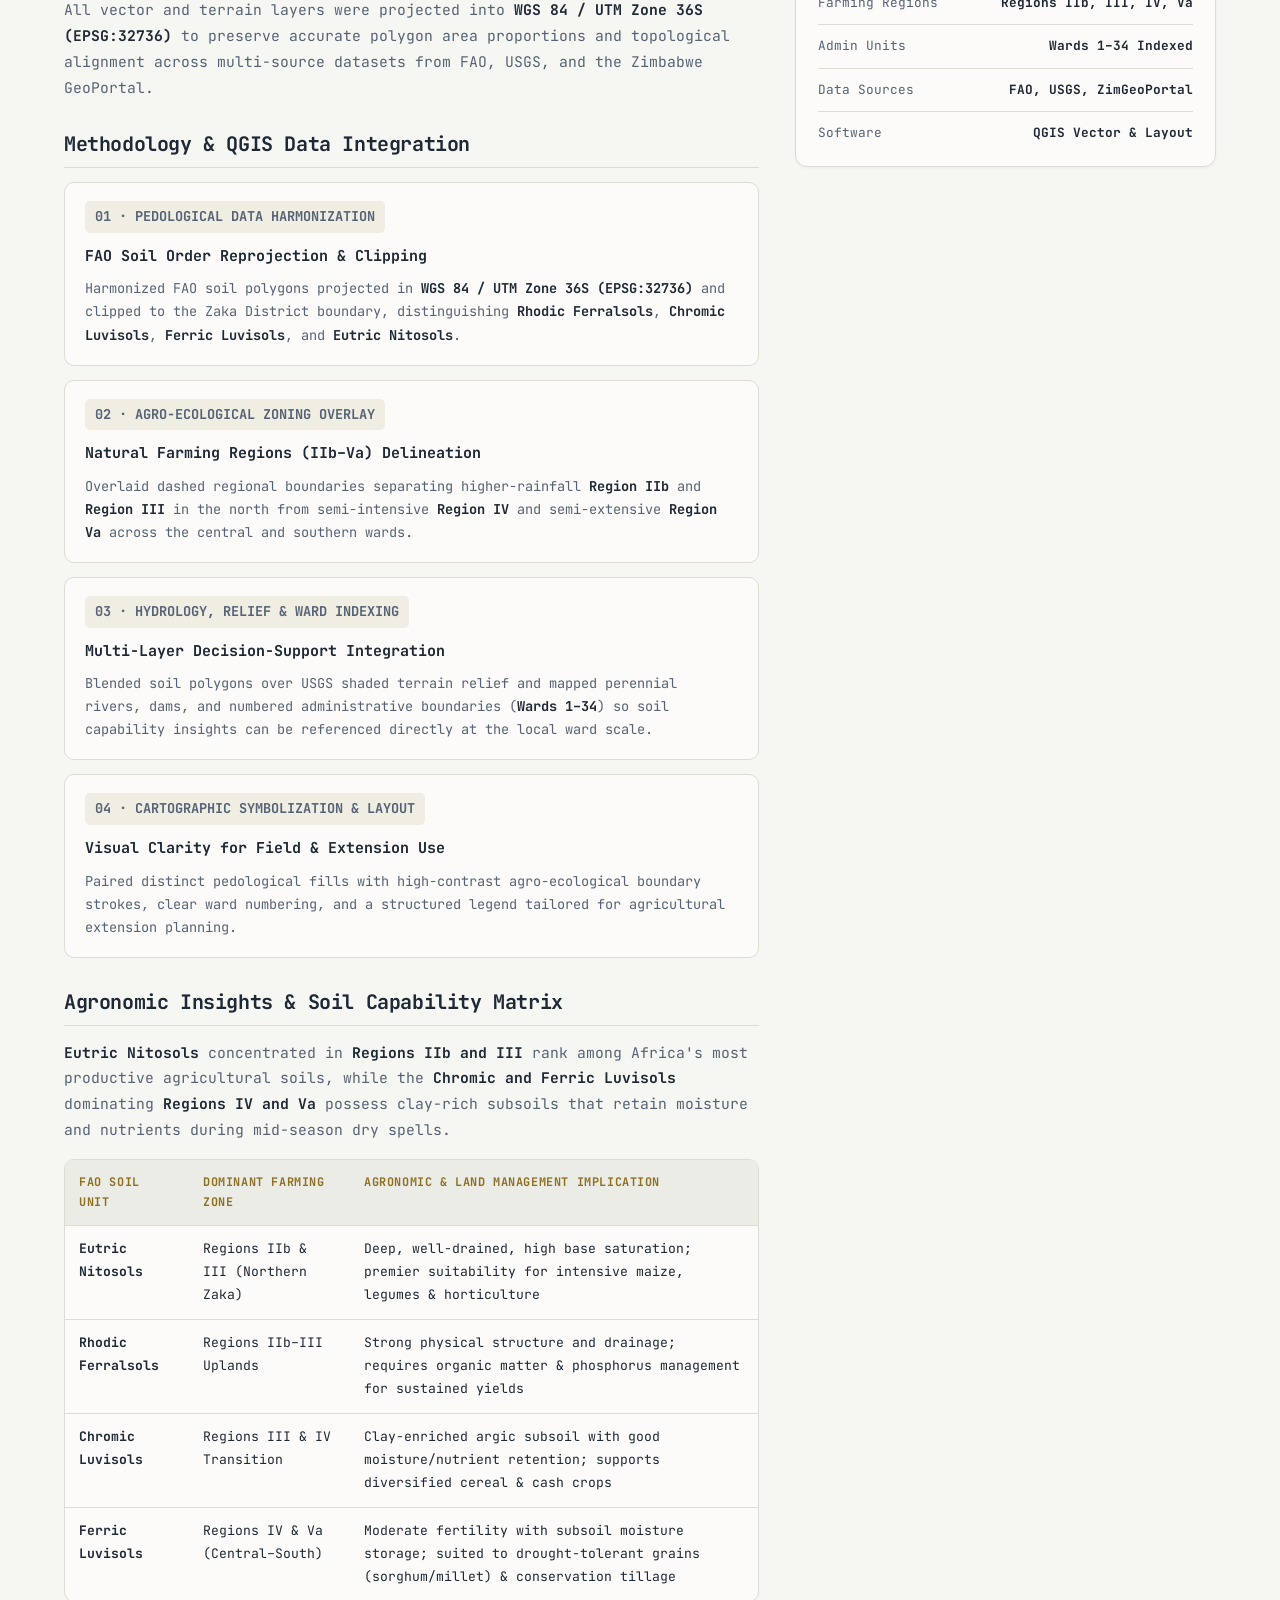
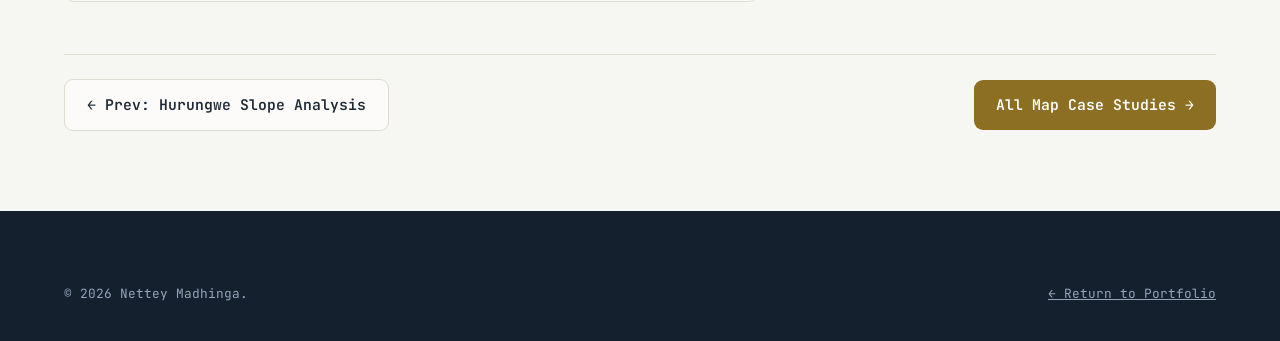
<file: projects/zaka-soils.html>
<!DOCTYPE html>
<html lang="en">
<head>
  <meta charset="UTF-8" />
  <meta name="viewport" content="width=device-width, initial-scale=1.0" />
  <title>Zaka District Soils & Agro-Ecological Regions — Nettey Madhinga</title>
  <meta name="description" content="Spatial overlay of FAO soil orders (Rhodic Ferralsols, Chromic Luvisols, Ferric Luvisols, Eutric Nitosols), Natural Farming Regions (IIb–Va), hydrology, and Wards 1–34 for Zaka District, Zimbabwe." />
  <link rel="preconnect" href="https://fonts.googleapis.com" />
  <link rel="preconnect" href="https://fonts.gstatic.com" crossorigin />
  <link href="https://fonts.googleapis.com/css2?family=JetBrains+Mono:ital,wght@0,400;0,500;0,600;0,700;1,400;1,500&display=swap" rel="stylesheet" />
  <link rel="stylesheet" href="../css/style.css?v=9" />
  <style>
    .case-hero { padding: 112px 0 44px; border-bottom: 1px solid var(--border); }
    .back-link { display: inline-block; margin-bottom: 18px; color: var(--accent); text-decoration: none; font-size: 0.85rem; font-weight: 600; }
    .back-link:hover { text-decoration: underline; }
    .eyebrow { font-size: 0.78rem; font-weight: 600; letter-spacing: 0.06em; color: var(--accent); }
    .case-hero h1 { font-size: clamp(1.85rem, 3.6vw, 2.75rem); color: var(--ink); margin: 12px 0 16px; }
    .case-lead { color: var(--muted); max-width: 780px; margin: 0; font-size: 0.96rem; }
    .case-map-frame { background: var(--surface); border: 1px solid var(--border); border-radius: 12px; padding: 14px; margin: 32px 0 36px; box-shadow: var(--shadow-md); }
    .case-map-frame img { width: 100%; height: auto; display: block; border-radius: 8px; }
    .case-map-caption { display: flex; justify-content: space-between; align-items: center; flex-wrap: wrap; gap: 10px; padding-top: 12px; font-size: 0.78rem; color: var(--muted); }
    .case-map-caption a { color: var(--accent); text-decoration: none; font-weight: 600; }
    .case-map-caption a:hover { text-decoration: underline; }
    .case-grid { display: grid; grid-template-columns: minmax(0, 1.65fr) minmax(0, 1fr); gap: 36px; align-items: start; margin-top: 24px; }
    .case-content h2 { font-size: 1.25rem; color: var(--ink); margin: 32px 0 14px; padding-bottom: 10px; border-bottom: 1px solid var(--border); }
    .case-content h2:first-child { margin-top: 0; }
    .case-content p { line-height: 1.75; color: var(--muted); margin: 0 0 16px; font-size: 0.92rem; }
    .case-content strong { color: var(--ink); }
    .workflow-list { display: flex; flex-direction: column; gap: 14px; margin-bottom: 20px; }
    .workflow-step { display: flex !important; flex-direction: column !important; align-items: flex-start !important; gap: 6px !important; background: var(--surface); border: 1px solid var(--border); border-radius: 10px; padding: 18px 20px; }
    .step-badge { display: inline-block; width: auto; font-size: 0.72rem; font-weight: 700; color: var(--accent); background: var(--accent-soft); padding: 4px 10px; border-radius: 5px; margin-bottom: 4px; }
    .workflow-step b { display: block; width: 100%; font-size: 0.94rem; color: var(--ink); margin-bottom: 2px; }
    .workflow-step span:not(.step-badge) { display: block; width: 100%; font-size: 0.85rem; color: var(--muted); line-height: 1.7; }
    .case-table-wrap { overflow-x: auto; border: 1px solid var(--border); border-radius: 10px; background: var(--surface); margin-top: 14px; }
    .case-table { width: 100%; border-collapse: collapse; font-size: 0.82rem; text-align: left; }
    .case-table th, .case-table td { padding: 12px 14px; border-bottom: 1px solid var(--border); vertical-align: top; }
    .case-table th { background: var(--bg-alt); color: var(--accent); font-size: 0.74rem; text-transform: uppercase; letter-spacing: 0.05em; }
    .case-table tr:last-child td { border-bottom: none; }
    .case-sidebar { position: sticky; top: 92px; min-width: 0; }
    .case-sidebar .spec-card { width: 100%; box-sizing: border-box; }
    .case-sidebar .spec-row { font-size: 0.8rem; gap: 12px; }
    .case-sidebar .spec-row span, .case-sidebar .spec-row b { white-space: normal !important; }
    .case-nav-footer { margin-top: 52px; padding-top: 24px; border-top: 1px solid var(--border); display: flex; justify-content: space-between; align-items: center; flex-wrap: wrap; gap: 14px; }
    @media (max-width: 900px) { .case-grid { grid-template-columns: 1fr; } .case-sidebar { position: static; } }
  </style>
</head>
<body>
  <header class="site-header">
    <div class="container nav-inner">
      <a href="../index.html" class="brand-mark">NM</a>
      <nav class="nav-links" id="navLinks">
        <a href="../index.html#about">About</a>
        <a href="../index.html#skills">Skills</a>
        <a href="../index.html#experience">Experience</a>
        <a href="../index.html#projects">Projects</a>
        <a href="../index.html#contact">Contact</a>
      </nav>
      <div class="nav-actions">
        <button id="themeToggle" class="icon-btn" aria-label="Toggle dark mode"><span class="theme-label">Dark</span></button>
        <button id="menuToggle" class="icon-btn mobile-only" aria-label="Open menu">Menu</button>
      </div>
    </div>
  </header>

  <main>
    <section class="case-hero">
      <div class="container">
        <a href="../index.html#projects" class="back-link mono">← Back to all projects</a>
        <div class="eyebrow mono">AGRICULTURAL & PEDOLOGICAL GIS · EPSG:32736</div>
        <h1>Zaka District Soils & Agro-Ecological Regions</h1>
        <p class="case-lead">Spatial overlay of FAO soil orders, Zimbabwe's Natural Farming Regions (IIb–Va), hydrological networks, and administrative wards (Wards 1–34).</p>
      </div>
    </section>

    <section class="section" style="padding-top: 24px;">
      <div class="container">
        <figure class="case-map-frame">
          <img src="../assets/maps/zaka-soils.png" alt="Zaka District Soils and Agro-Ecological Regions Map" />
          <figcaption class="case-map-caption mono">
            <span>CRS: EPSG:32736 (UTM 36S) · 4 FAO Soil Units · Regions IIb–Va</span>
            <a href="../assets/maps/zaka-soils.png" target="_blank" rel="noopener">Inspect Full-Resolution Map ↗</a>
          </figcaption>
        </figure>

        <div class="case-grid">
          <div class="case-content">
            <h2>Project Overview & Spatial Rationale</h2>
            <p>
              Agricultural productivity and climate resilience in <strong>Zaka District</strong> depend directly on the spatial interaction between seasonal rainfall regimes and underlying soil fertility. This cartographic study integrates harmonized FAO pedological units with Zimbabwe's Agro-Ecological Natural Farming Regions and numbered administrative boundaries (<strong>Wards 1–34</strong>) to give extension officers, land planners, and farmers actionable ward-level spatial guidance.
            </p>
            <p>
              All vector and terrain layers were projected into <strong>WGS 84 / UTM Zone 36S (EPSG:32736)</strong> to preserve accurate polygon area proportions and topological alignment across multi-source datasets from FAO, USGS, and the Zimbabwe GeoPortal.
            </p>

            <h2>Methodology & QGIS Data Integration</h2>
            <div class="workflow-list">
              <div class="workflow-step">
                <span class="step-badge mono">01 · PEDOLOGICAL DATA HARMONIZATION</span>
                <b>FAO Soil Order Reprojection & Clipping</b>
                <span>Harmonized FAO soil polygons projected in <strong>WGS 84 / UTM Zone 36S (EPSG:32736)</strong> and clipped to the Zaka District boundary, distinguishing <strong>Rhodic Ferralsols</strong>, <strong>Chromic Luvisols</strong>, <strong>Ferric Luvisols</strong>, and <strong>Eutric Nitosols</strong>.</span>
              </div>
              <div class="workflow-step">
                <span class="step-badge mono">02 · AGRO-ECOLOGICAL ZONING OVERLAY</span>
                <b>Natural Farming Regions (IIb–Va) Delineation</b>
                <span>Overlaid dashed regional boundaries separating higher-rainfall <strong>Region IIb</strong> and <strong>Region III</strong> in the north from semi-intensive <strong>Region IV</strong> and semi-extensive <strong>Region Va</strong> across the central and southern wards.</span>
              </div>
              <div class="workflow-step">
                <span class="step-badge mono">03 · HYDROLOGY, RELIEF & WARD INDEXING</span>
                <b>Multi-Layer Decision-Support Integration</b>
                <span>Blended soil polygons over USGS shaded terrain relief and mapped perennial rivers, dams, and numbered administrative boundaries (<strong>Wards 1–34</strong>) so soil capability insights can be referenced directly at the local ward scale.</span>
              </div>
              <div class="workflow-step">
                <span class="step-badge mono">04 · CARTOGRAPHIC SYMBOLIZATION & LAYOUT</span>
                <b>Visual Clarity for Field & Extension Use</b>
                <span>Paired distinct pedological fills with high-contrast agro-ecological boundary strokes, clear ward numbering, and a structured legend tailored for agricultural extension planning.</span>
              </div>
            </div>

            <h2>Agronomic Insights & Soil Capability Matrix</h2>
            <p>
              <strong>Eutric Nitosols</strong> concentrated in <strong>Regions IIb and III</strong> rank among Africa's most productive agricultural soils, while the <strong>Chromic and Ferric Luvisols</strong> dominating <strong>Regions IV and Va</strong> possess clay-rich subsoils that retain moisture and nutrients during mid-season dry spells.
            </p>

            <div class="case-table-wrap">
              <table class="case-table">
                <thead>
                  <tr>
                    <th>FAO Soil Unit</th>
                    <th>Dominant Farming Zone</th>
                    <th>Agronomic & Land Management Implication</th>
                  </tr>
                </thead>
                <tbody>
                  <tr>
                    <td><b>Eutric Nitosols</b></td>
                    <td>Regions IIb & III (Northern Zaka)</td>
                    <td>Deep, well-drained, high base saturation; premier suitability for intensive maize, legumes & horticulture</td>
                  </tr>
                  <tr>
                    <td><b>Rhodic Ferralsols</b></td>
                    <td>Regions IIb–III Uplands</td>
                    <td>Strong physical structure and drainage; requires organic matter & phosphorus management for sustained yields</td>
                  </tr>
                  <tr>
                    <td><b>Chromic Luvisols</b></td>
                    <td>Regions III & IV Transition</td>
                    <td>Clay-enriched argic subsoil with good moisture/nutrient retention; supports diversified cereal & cash crops</td>
                  </tr>
                  <tr>
                    <td><b>Ferric Luvisols</b></td>
                    <td>Regions IV & Va (Central–South)</td>
                    <td>Moderate fertility with subsoil moisture storage; suited to drought-tolerant grains (sorghum/millet) & conservation tillage</td>
                  </tr>
                </tbody>
              </table>
            </div>
          </div>

          <aside class="case-sidebar">
            <div class="spec-card">
              <div class="spec-card-title">Technical Specifications</div>
              <div class="spec-row"><span>Study Area</span><b>Zaka District, ZW</b></div>
              <div class="spec-row"><span>Coordinate System</span><b>EPSG:32736 (UTM 36S)</b></div>
              <div class="spec-row"><span>FAO Soil Orders</span><b>4 Classifications</b></div>
              <div class="spec-row"><span>Farming Regions</span><b>Regions IIb, III, IV, Va</b></div>
              <div class="spec-row"><span>Admin Units</span><b>Wards 1–34 Indexed</b></div>
              <div class="spec-row"><span>Data Sources</span><b>FAO, USGS, ZimGeoPortal</b></div>
              <div class="spec-row"><span>Software</span><b>QGIS Vector & Layout</b></div>
            </div>
          </aside>
        </div>

        <div class="case-nav-footer">
          <a href="hurungwe-slope.html" class="btn btn-outline">← Prev: Hurungwe Slope Analysis</a>
          <a href="../index.html#projects" class="btn btn-primary">All Map Case Studies →</a>
        </div>
      </div>
    </section>
  </main>

  <footer class="site-footer">
    <div class="container">
      <div class="footer-bottom mono" style="border-top: none; padding-top: 0;">
        <span>© <span id="year"></span> Nettey Madhinga.</span>
        <a href="../index.html#projects" style="color: inherit;">← Return to Portfolio</a>
      </div>
    </div>
  </footer>
  <script src="../js/main.js"></script>
</body>
</html>
</file>
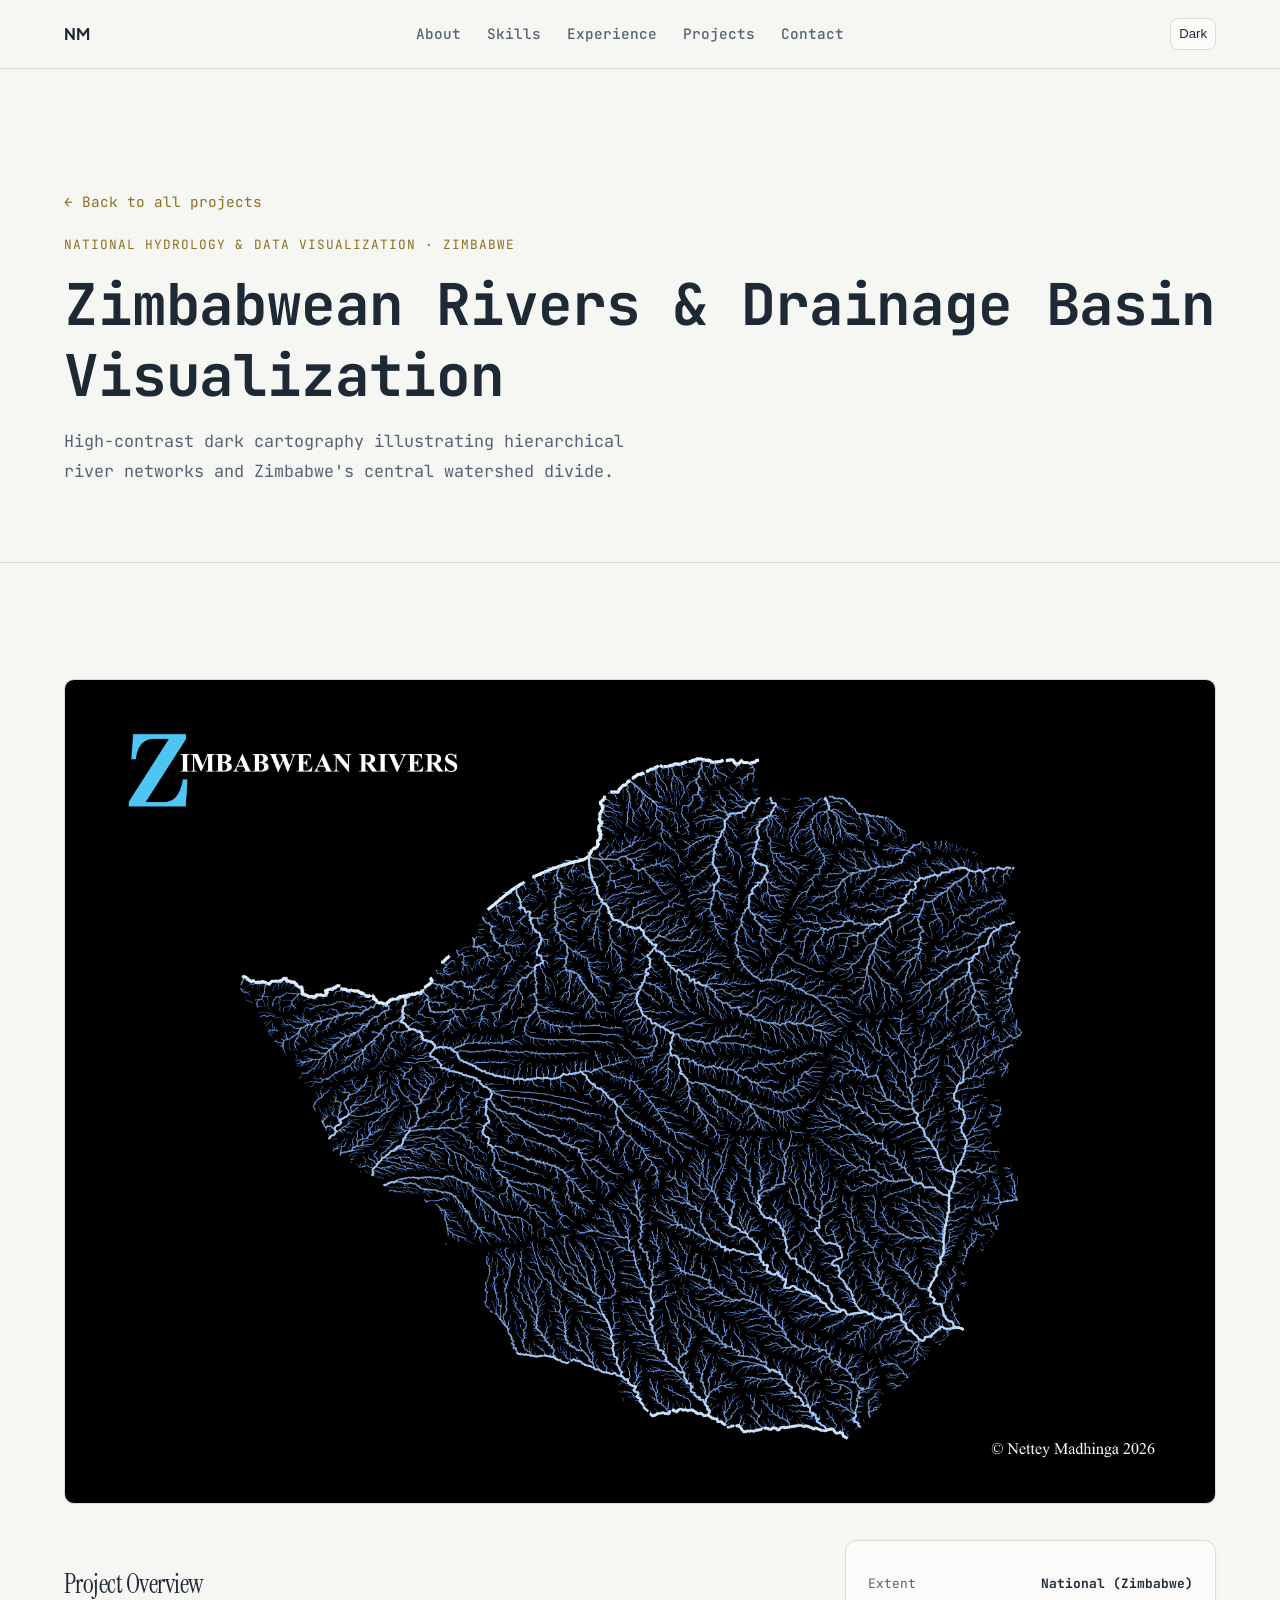
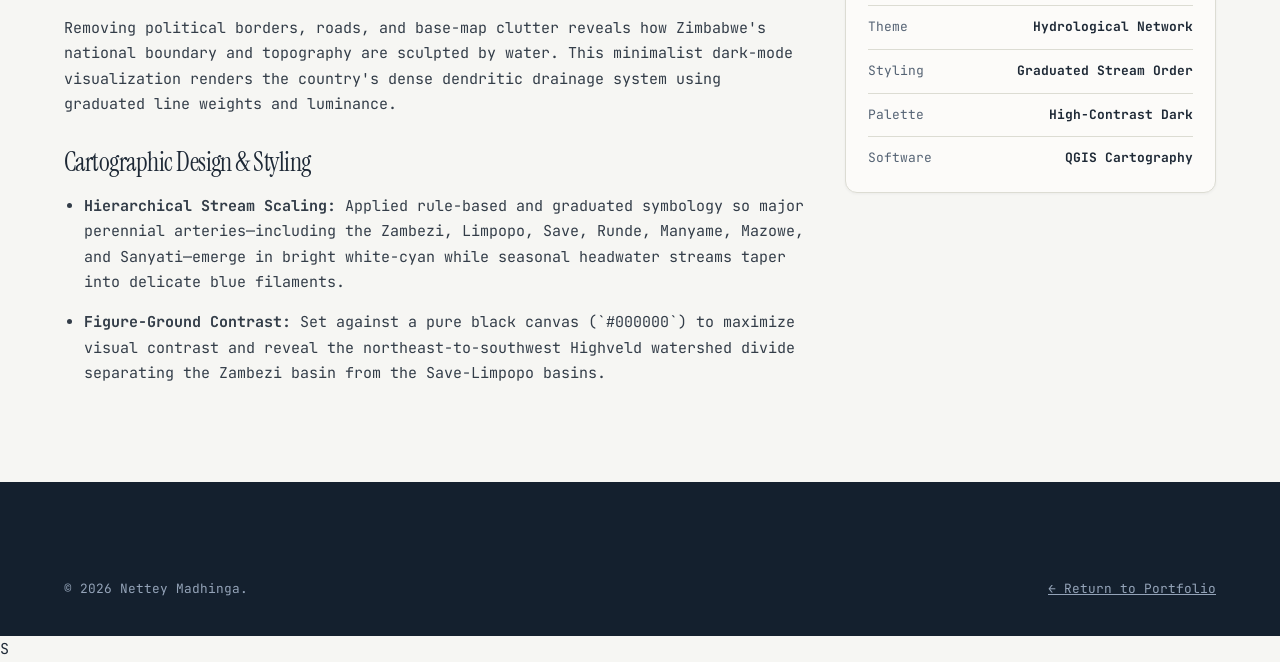
<file: projects/zimbabwe-rivers.html>
<!DOCTYPE html>
<html lang="en">
<head>
  <meta charset="UTF-8" />
  <meta name="viewport" content="width=device-width, initial-scale=1.0" />
  <title>Zimbabwean Rivers Hydrological Visualization — Nettey Madhinga</title>
  <link rel="preconnect" href="https://fonts.googleapis.com" />
  <link rel="preconnect" href="https://fonts.gstatic.com" crossorigin />
  <link href="https://fonts.googleapis.com/css2?family=Instrument+Serif:ital@0;1&family=JetBrains+Mono:wght@400;500&family=Plus+Jakarta+Sans:wght@400;500;600;700&display=swap" rel="stylesheet" />
  <link rel="stylesheet" href="../css/style.css" />
  <style>
    .case-hero { padding: 120px 0 48px; border-bottom: 1px solid var(--border); }
    .back-link { display: inline-block; margin-bottom: 20px; color: var(--accent); text-decoration: none; font-size: 0.9rem; }
    .case-map-frame { background: #000; border: 1px solid var(--border); border-radius: 10px; padding: 16px; margin: 36px 0; }
    .case-map-frame img { width: 100%; height: auto; display: block; border-radius: 6px; }
    .case-grid { display: grid; grid-template-columns: 2fr 1fr; gap: 40px; align-items: start; margin-top: 32px; }
    .case-content h3 { margin: 28px 0 12px; font-family: 'Instrument Serif', Georgia, serif; font-size: 1.65rem; font-weight: 400; }
    .case-content p, .case-content li { line-height: 1.7; opacity: 0.9; margin-bottom: 14px; }
    .case-content ul { padding-left: 20px; }
    @media (max-width: 820px) { .case-grid { grid-template-columns: 1fr; } }
  </style>
</head>
<body>
  <header class="site-header">
    <div class="container nav-inner">
      <a href="../index.html" class="brand-mark">NM</a>
      <nav class="nav-links" id="navLinks">
        <a href="../index.html#about">About</a>
        <a href="../index.html#skills">Skills</a>
        <a href="../index.html#experience">Experience</a>
        <a href="../index.html#projects">Projects</a>
        <a href="../index.html#contact">Contact</a>
      </nav>
      <div class="nav-actions">
        <button id="themeToggle" class="icon-btn" aria-label="Toggle dark mode"><span class="theme-label">Dark</span></button>
        <button id="menuToggle" class="icon-btn mobile-only" aria-label="Open menu">Menu</button>
      </div>
    </div>
  </header>

  <main>
    <section class="case-hero">
      <div class="container">
        <a href="../index.html#projects" class="back-link mono">← Back to all projects</a>
        <div class="eyebrow mono">NATIONAL HYDROLOGY & DATA VISUALIZATION · ZIMBABWE</div>
        <h1 style="font-size: clamp(2.2rem, 4.5vw, 3.6rem); margin: 12px 0 16px;">Zimbabwean Rivers & Drainage Basin Visualization</h1>
        <p class="hero-lead">High-contrast dark cartography illustrating hierarchical river networks and Zimbabwe's central watershed divide.</p>
      </div>
    </section>

    <section class="section">
      <div class="container">
        <div class="case-map-frame">
          <img src="../assets/maps/zimbabwe-rivers.png" alt="Zimbabwean Rivers Hydrological Network Map" />
        </div>

        <div class="case-grid">
          <div class="case-content">
            <h3>Project Overview</h3>
            <p>
              Removing political borders, roads, and base-map clutter reveals how Zimbabwe's national boundary and topography are sculpted by water. This minimalist dark-mode visualization renders the country's dense dendritic drainage system using graduated line weights and luminance.
            </p>

            <h3>Cartographic Design & Styling</h3>
            <ul>
              <li><strong>Hierarchical Stream Scaling:</strong> Applied rule-based and graduated symbology so major perennial arteries—including the Zambezi, Limpopo, Save, Runde, Manyame, Mazowe, and Sanyati—emerge in bright white-cyan while seasonal headwater streams taper into delicate blue filaments.</li>
              <li><strong>Figure-Ground Contrast:</strong> Set against a pure black canvas (`#000000`) to maximize visual contrast and reveal the northeast-to-southwest Highveld watershed divide separating the Zambezi basin from the Save-Limpopo basins.</li>
            </ul>
          </div>

          <aside class="spec-card">
            <div class="spec-row"><span>Extent</span><b>National (Zimbabwe)</b></div>
            <div class="spec-row"><span>Theme</span><b>Hydrological Network</b></div>
            <div class="spec-row"><span>Styling</span><b>Graduated Stream Order</b></div>
            <div class="spec-row"><span>Palette</span><b>High-Contrast Dark</b></div>
            <div class="spec-row"><span>Software</span><b>QGIS Cartography</b></div>
          </aside>
        </div>
      </div>
    </section>
  </main>

  <footer class="site-footer">
    <div class="container">
      <div class="footer-bottom mono">
        <span>© <span id="year"></span> Nettey Madhinga.</span>
        <a href="../index.html#projects" style="color: inherit;">← Return to Portfolio</a>
      </div>
    </div>
  </footer>
  <script src="../js/main.js"></script>
</body>
</html>S
</file>
<file: css/style.css>
:root {
  --bg: #f6f6f3;
  --bg-alt: #ecece6;
  --surface: #fcfbf9;
  --ink: #1e2936;
  --muted: #556374;
  --accent: #8c6f23;
  --accent-hover: #735a1a;
  --accent-soft: rgba(140, 111, 35, 0.1);
  --border: #dcdcd3;
  --shadow-sm: 0 1px 3px rgba(30, 41, 54, 0.05);
  --shadow-md: 0 14px 32px -8px rgba(30, 41, 54, 0.09);
  --radius: 12px;
}

body.dark {
  --bg: #192738;
  --bg-alt: #14202e;
  --surface: #213247;
  --ink: #e2e8f0;
  --muted: #96a8be;
  --accent: #d9be6c;
  --accent-hover: #c9ad58;
  --accent-soft: rgba(217, 190, 108, 0.13);
  --border: #2c4059;
  --shadow-sm: 0 1px 3px rgba(0, 0, 0, 0.22);
  --shadow-md: 0 14px 32px -8px rgba(0, 0, 0, 0.4);
}

*, *::before, *::after { box-sizing: border-box; }
html { scroll-behavior: smooth; }

body {
  margin: 0;
  background: var(--bg);
  color: var(--ink);
  font-family: 'JetBrains Mono', monospace;
  font-size: 0.94rem;
  line-height: 1.75;
  transition: background-color 0.25s ease, color 0.25s ease;
}

.container {
  max-width: 1140px;
  margin: 0 auto;
  padding: 0 24px;
}

.mono { font-family: 'JetBrains Mono', monospace; }

h1, h2, h3, h4 {
  font-family: 'JetBrains Mono', monospace;
  letter-spacing: -0.02em;
  line-height: 1.24;
  margin-top: 0;
}

.hero h1 {
  color: var(--accent);
}

.hero-subtitle,
blockquote,
.quote-block p {
  font-style: italic;
}

button,
input,
textarea,
select {
  font-family: 'JetBrains Mono', monospace;
}

/* STICKY HEADER */
.site-header {
  position: sticky;
  top: 0;
  z-index: 40;
  background: color-mix(in srgb, var(--bg) 88%, transparent);
  backdrop-filter: blur(12px);
  border-bottom: 1px solid var(--border);
}

.nav-inner {
  height: 68px;
  display: flex;
  align-items: center;
  justify-content: space-between;
  gap: 20px;
}

.brand-mark {
  display: inline-flex;
  align-items: center;
  gap: 10px;
  text-decoration: none;
  color: var(--ink);
  font-family: 'Plus Jakarta Sans', sans-serif;
  font-weight: 700;
  font-size: 1rem;
}

.brand-badge {
  display: inline-flex;
  align-items: center;
  justify-content: center;
  width: 34px;
  height: 34px;
  border-radius: 8px;
  background: var(--accent);
  color: #ffffff;
  font-size: 0.85rem;
  font-weight: 800;
}

body.dark .brand-badge { color: #0b1120; }

.nav-links {
  display: flex;
  align-items: center;
  gap: 26px;
}

.nav-links a {
  text-decoration: none;
  color: var(--muted);
  font-size: 0.9rem;
  font-weight: 500;
  transition: color 0.2s ease;
}

.nav-links a:hover { color: var(--accent); }

.nav-actions {
  display: flex;
  align-items: center;
  gap: 10px;
}

.icon-btn {
  background: var(--surface);
  color: var(--ink);
  border: 1px solid var(--border);
  border-radius: 8px;
  padding: 7px 13px;
  font-family: 'Inter', sans-serif;
  font-size: 0.82rem;
  font-weight: 500;
  cursor: pointer;
  transition: border-color 0.2s ease, color 0.2s ease;
}

.icon-btn:hover {
  border-color: var(--accent);
  color: var(--accent);
}

.mobile-only { display: none; }

/* SPLIT-SCREEN HERO */
.hero {
  position: relative;
  padding: 72px 0 64px;
  border-bottom: 1px solid var(--border);
  overflow: hidden;
}

.hero-grid-pattern {
  position: absolute;
  inset: 0;
  background-image:
    linear-gradient(to right, var(--border) 1px, transparent 1px),
    linear-gradient(to bottom, var(--border) 1px, transparent 1px);
  background-size: 48px 48px;
  opacity: 0.35;
  mask-image: radial-gradient(ellipse at top right, black 20%, transparent 75%);
  pointer-events: none;
}

.hero-split {
  position: relative;
  display: grid;
  grid-template-columns: 1.25fr 0.85fr;
  gap: 48px;
  align-items: center;
}

.status-pill {
  display: inline-flex;
  align-items: center;
  gap: 8px;
  padding: 6px 14px;
  border-radius: 999px;
  background: var(--accent-soft);
  color: var(--accent);
  font-size: 0.82rem;
  font-weight: 600;
  margin-bottom: 20px;
}

.status-dot {
  width: 8px;
  height: 8px;
  border-radius: 50%;
  background: var(--accent);
}

.hero h1 {
  font-size: clamp(2.5rem, 5vw, 3.85rem);
  font-weight: 800;
  margin-bottom: 12px;
}

.hero-subtitle {
  font-size: 1.15rem;
  font-weight: 600;
  color: var(--accent);
  margin: 0 0 16px;
}

.hero-lead {
  font-size: 1.05rem;
  color: var(--muted);
  max-width: 580px;
  margin: 0 0 28px;
}

.eyebrow {
  font-size: 0.8rem;
  letter-spacing: 0.08em;
  text-transform: uppercase;
  color: var(--accent);
  margin-bottom: 10px;
}

.hero-cta {
  display: flex;
  flex-wrap: wrap;
  gap: 12px;
}

.btn {
  display: inline-flex;
  align-items: center;
  justify-content: center;
  padding: 12px 22px;
  border-radius: 9px;
  font-size: 0.92rem;
  font-weight: 600;
  text-decoration: none;
  transition: transform 0.15s ease, background-color 0.2s ease, border-color 0.2s ease;
}

.btn:hover { transform: translateY(-1px); }

.btn-primary {
  background: var(--accent);
  color: #ffffff;
}

body.dark .btn-primary { color: #0b1120; }
.btn-primary:hover { background: var(--accent-hover); }

.btn-outline {
  background: var(--surface);
  color: var(--ink);
  border: 1px solid var(--border);
}

.btn-outline:hover {
  border-color: var(--accent);
  color: var(--accent);
}

.btn-ghost {
  color: var(--muted);
  padding: 12px 14px;
}

.btn-ghost:hover { color: var(--ink); }

/* HERO PORTRAIT CARD */
.hero-portrait-card {
  background: var(--surface);
  border: 1px solid var(--border);
  border-radius: 16px;
  padding: 14px;
  box-shadow: var(--shadow-md);
}

.hero-portrait {
  width: 100%;
  aspect-ratio: 4 / 4;
  border-radius: 10px;
  overflow: hidden;
  background: var(--bg-alt);
}

.hero-portrait img {
  width: 100%;
  height: 100%;
  object-fit: cover;
  object-position: center top;
  display: block;
}

.portrait-placeholder {
  width: 100%;
  height: 100%;
  align-items: center;
  justify-content: center;
  color: var(--muted);
  font-size: 0.85rem;
}

.portrait-caption {
  display: flex;
  align-items: center;
  justify-content: space-between;
  gap: 10px;
  padding: 14px 4px 4px;
}

.portrait-caption strong {
  display: block;
  font-size: 0.88rem;
  color: var(--ink);
}

.portrait-caption span {
  font-size: 0.8rem;
  color: var(--muted);
}

.coord-chip {
  font-size: 0.72rem;
  padding: 4px 8px;
  border-radius: 6px;
  background: var(--bg-alt);
  border: 1px solid var(--border);
  color: var(--muted);
  white-space: nowrap;
}

/* METRICS BAR */
.metrics-bar {
  position: relative;
  margin-top: 48px;
  display: grid;
  grid-template-columns: repeat(4, 1fr);
  gap: 16px;
}

.metric {
  background: var(--surface);
  border: 1px solid var(--border);
  border-radius: var(--radius);
  padding: 18px 20px;
  box-shadow: var(--shadow-sm);
}

.metric b {
  display: block;
  font-family: 'Plus Jakarta Sans', sans-serif;
  font-size: 1.2rem;
  color: var(--ink);
  margin-bottom: 4px;
}

.metric span {
  font-size: 0.83rem;
  color: var(--muted);
}

/* SECTIONS */
.section { padding: 80px 0; }
.section-alt {
  background: var(--bg-alt);
  border-top: 1px solid var(--border);
  border-bottom: 1px solid var(--border);
}

.section-header {
  max-width: 680px;
  margin-bottom: 36px;
}

.section-tag {
  display: inline-block;
  font-size: 0.78rem;
  font-weight: 700;
  text-transform: uppercase;
  letter-spacing: 0.08em;
  color: var(--accent);
  margin-bottom: 8px;
}

.section h2 {
  font-size: clamp(1.75rem, 3.2vw, 2.35rem);
  margin-bottom: 10px;
}

.section-intro {
  color: var(--muted);
  margin: 0;
}

/* QUOTE & ABOUT */
.featured-quote {
  background: var(--surface);
  border: 1px solid var(--border);
  border-left: 4px solid var(--accent);
  border-radius: var(--radius);
  padding: 24px 28px;
  margin: 0 0 36px;
  box-shadow: var(--shadow-sm);
}

.featured-quote p {
  font-family: 'Plus Jakarta Sans', sans-serif;
  font-size: clamp(1.12rem, 2vw, 1.38rem);
  font-weight: 600;
  line-height: 1.45;
  margin: 0 0 10px;
  color: var(--ink);
}

.featured-quote cite {
  font-size: 0.84rem;
  font-style: normal;
  color: var(--accent);
}

.about-grid {
  display: grid;
  grid-template-columns: 1.35fr 0.95fr;
  gap: 40px;
  align-items: start;
}

.about-text p {
  margin: 0 0 18px;
  color: var(--muted);
  font-size: 1rem;
}

.about-text strong { color: var(--ink); }

.spec-card {
  background: var(--surface);
  border: 1px solid var(--border);
  border-radius: var(--radius);
  padding: 22px;
  box-shadow: var(--shadow-sm);
}

.spec-card-title {
  font-family: 'Plus Jakarta Sans', sans-serif;
  font-weight: 700;
  font-size: 0.95rem;
  margin-bottom: 14px;
  padding-bottom: 10px;
  border-bottom: 1px solid var(--border);
}

.spec-row {
  display: flex;
  justify-content: space-between;
  gap: 14px;
  padding: 10px 0;
  border-bottom: 1px solid var(--border);
  font-size: 0.87rem;
}

.spec-row:last-child { border-bottom: none; padding-bottom: 0; }
.spec-row span { color: var(--muted); }
.spec-row b { text-align: right; color: var(--ink); }

/* SKILLS */
.skills-grid {
  display: grid;
  grid-template-columns: repeat(2, 1fr);
  gap: 20px;
}

.skill-item {
  background: var(--surface);
  border: 1px solid var(--border);
  border-radius: var(--radius);
  padding: 18px 20px;
  box-shadow: var(--shadow-sm);
}

.skill-head {
  display: flex;
  justify-content: space-between;
  gap: 12px;
  font-size: 0.92rem;
  margin-bottom: 10px;
}

.skill-head span { color: var(--accent); font-weight: 500; }

.skill-bar {
  height: 8px;
  background: var(--bg-alt);
  border-radius: 999px;
  overflow: hidden;
}

.skill-bar i {
  display: block;
  height: 100%;
  background: var(--accent);
  border-radius: 999px;
}

/* TIMELINE & EDUCATION */
.timeline {
  position: relative;
  display: flex;
  flex-direction: column;
  gap: 24px;
}

.timeline-item {
  display: grid;
  grid-template-columns: 170px 20px 1fr;
  gap: 20px;
  align-items: start;
}

.timeline-date {
  font-size: 0.82rem;
  color: var(--muted);
  padding-top: 22px;
}

.timeline-dot {
  width: 12px;
  height: 12px;
  border-radius: 50%;
  background: var(--accent);
  margin-top: 26px;
  box-shadow: 0 0 0 5px var(--accent-soft);
}

.timeline-body {
  background: var(--surface);
  border: 1px solid var(--border);
  border-radius: var(--radius);
  padding: 22px 24px;
  box-shadow: var(--shadow-sm);
}

.timeline-meta {
  font-size: 0.78rem;
  color: var(--accent);
}

.timeline-body h4 {
  font-size: 1.15rem;
  margin: 4px 0 2px;
}

.timeline-org {
  font-weight: 600;
  font-size: 0.92rem;
  color: var(--muted);
  margin: 0 0 12px;
}

.timeline-body ul {
  margin: 0;
  padding-left: 18px;
  color: var(--muted);
  font-size: 0.92rem;
}

.timeline-body li { margin-bottom: 6px; }

.edu-block { margin-top: 48px; }
.edu-block h3 { font-size: 1.35rem; margin-bottom: 18px; }

.edu-grid {
  display: grid;
  grid-template-columns: repeat(3, 1fr);
  gap: 18px;
}

.edu-card {
  background: var(--surface);
  border: 1px solid var(--border);
  border-radius: var(--radius);
  padding: 20px;
  box-shadow: var(--shadow-sm);
}

.edu-year {
  display: inline-block;
  font-size: 0.78rem;
  color: var(--accent);
  background: var(--accent-soft);
  padding: 3px 9px;
  border-radius: 6px;
  margin-bottom: 10px;
}

.edu-card b {
  display: block;
  font-size: 0.96rem;
  margin-bottom: 6px;
}

.edu-card span:last-child {
  font-size: 0.85rem;
  color: var(--muted);
}

/* FILTERABLE PROJECTS GALLERY */
.projects-header-row {
  display: flex;
  flex-wrap: wrap;
  align-items: flex-end;
  justify-content: space-between;
  gap: 20px;
  margin-bottom: 32px;
}

.filter-bar {
  display: flex;
  flex-wrap: wrap;
  gap: 8px;
}

.filter-btn {
  background: var(--surface);
  color: var(--muted);
  border: 1px solid var(--border);
  border-radius: 999px;
  padding: 7px 15px;
  font-family: 'Inter', sans-serif;
  font-size: 0.83rem;
  font-weight: 500;
  cursor: pointer;
  transition: all 0.2s ease;
}

.filter-btn:hover,
.filter-btn.active {
  background: var(--accent);
  border-color: var(--accent);
  color: #ffffff;
}

body.dark .filter-btn:hover,
body.dark .filter-btn.active {
  color: #0b1120;
}

.projects-grid {
  display: grid;
  grid-template-columns: repeat(2, 1fr);
  gap: 24px;
}

.project-card {
  background: var(--surface);
  border: 1px solid var(--border);
  border-radius: var(--radius);
  overflow: hidden;
  display: flex;
  flex-direction: column;
  box-shadow: var(--shadow-sm);
  transition: transform 0.2s ease, box-shadow 0.2s ease;
}

.project-card:hover {
  transform: translateY(-3px);
  box-shadow: var(--shadow-md);
}

.project-card.hidden { display: none; }

.project-featured {
  grid-column: 1 / -1;
  display: grid;
  grid-template-columns: 1.25fr 1fr;
}

.project-img {
  position: relative;
  aspect-ratio: 4 / 3;
  background: var(--bg);
  border-bottom: 1px solid var(--border);
  display: flex;
  align-items: center;
  justify-content: center;
  padding: 12px;
  cursor: zoom-in;
}

.project-featured .project-img {
  border-bottom: none;
  border-right: 1px solid var(--border);
}

.project-img img {
  width: 100%;
  height: 100%;
  object-fit: contain;
  display: block;
}

.zoom-badge {
  position: absolute;
  bottom: 12px;
  right: 12px;
  background: rgba(15, 23, 42, 0.82);
  color: #ffffff;
  font-size: 0.72rem;
  padding: 4px 10px;
  border-radius: 6px;
  opacity: 0;
  transition: opacity 0.2s ease;
}

.project-img:hover .zoom-badge { opacity: 1; }

.project-body {
  padding: 24px;
  display: flex;
  flex-direction: column;
  flex: 1;
}

.project-coords {
  font-size: 0.76rem;
  color: var(--accent);
  margin-bottom: 8px;
}

.project-body h3 {
  font-size: 1.22rem;
  margin-bottom: 10px;
}

.project-body p {
  font-size: 0.92rem;
  color: var(--muted);
  margin: 0 0 18px;
}

.project-stats {
  display: flex;
  gap: 24px;
  padding: 12px 0;
  margin-top: auto;
  border-top: 1px solid var(--border);
  border-bottom: 1px solid var(--border);
}

.project-stats b {
  display: block;
  font-size: 0.95rem;
  color: var(--ink);
}

.project-stats span {
  font-size: 0.76rem;
  color: var(--muted);
}

.project-link {
  display: inline-block;
  margin-top: 16px;
  color: var(--accent);
  font-weight: 600;
  font-size: 0.9rem;
  text-decoration: none;
}

.project-link:hover { text-decoration: underline; }

/* PUBLICATIONS & STUDIO BANNER */
.writing-list {
  display: flex;
  flex-direction: column;
  gap: 14px;
}

.writing-item {
  background: var(--surface);
  border: 1px solid var(--border);
  border-radius: var(--radius);
  padding: 20px 24px;
  display: grid;
  grid-template-columns: 100px 1fr auto;
  gap: 20px;
  align-items: center;
  box-shadow: var(--shadow-sm);
}

.pub-badge {
  font-size: 0.78rem;
  color: var(--accent);
  background: var(--accent-soft);
  padding: 5px 10px;
  border-radius: 6px;
  text-align: center;
}

.writing-item h4 { font-size: 1.05rem; margin: 0 0 4px; }
.writing-item p { font-size: 0.9rem; color: var(--muted); margin: 0; }
.writing-item a {
  color: var(--accent);
  font-weight: 600;
  font-size: 0.9rem;
  text-decoration: none;
  white-space: nowrap;
}

.studio-banner {
  margin-top: 48px;
  background: var(--surface);
  border: 1px solid var(--border);
  border-left: 4px solid var(--accent);
  border-radius: var(--radius);
  padding: 28px 32px;
  display: flex;
  align-items: center;
  justify-content: space-between;
  gap: 28px;
  box-shadow: var(--shadow-md);
}

.studio-eyebrow {
  font-size: 0.78rem;
  color: var(--accent);
  display: block;
  margin-bottom: 6px;
}

.studio-banner h3 { font-size: 1.3rem; margin-bottom: 6px; }
.studio-banner p { margin: 0; color: var(--muted); font-size: 0.92rem; max-width: 640px; }

/* FOOTER */
.site-footer {
  background: #14202e;
  color: #e2e8f0;
  padding: 72px 0 36px;
}

.footer-grid {
  display: grid;
  grid-template-columns: 1.2fr 1fr;
  gap: 48px;
  padding-bottom: 48px;
  border-bottom: 1px solid rgba(255, 255, 255, 0.12);
}

.site-footer h2 { font-size: clamp(1.65rem, 3vw, 2.2rem); margin-bottom: 12px; }
.footer-note { color: #94a3b8; max-width: 460px; margin: 0; }

.contact-label {
  font-size: 0.78rem;
  text-transform: uppercase;
  letter-spacing: 0.08em;
  color: #94a3b8;
  margin-bottom: 12px;
}

.contact-links a {
  display: flex;
  justify-content: space-between;
  gap: 16px;
  padding: 12px 0;
  border-bottom: 1px solid rgba(255, 255, 255, 0.1);
  color: #f8fafc;
  text-decoration: none;
  font-size: 0.92rem;
  transition: color 0.2s ease;
}

.contact-links a:hover { color: #2dd4bf; }

.footer-bottom {
  padding-top: 24px;
  display: flex;
  justify-content: space-between;
  flex-wrap: wrap;
  gap: 12px;
  font-size: 0.8rem;
  color: #94a3b8;
}

/* FULL-SCREEN LIGHTBOX */
.lightbox {
  position: fixed;
  inset: 0;
  z-index: 100;
  background: rgba(11, 17, 32, 0.92);
  display: none;
  align-items: center;
  justify-content: center;
  padding: 28px;
}

.lightbox.open { display: flex; }

.lightbox-inner {
  max-width: 1100px;
  max-height: 90vh;
  text-align: center;
}

.lightbox-inner img {
  max-width: 100%;
  max-height: 80vh;
  border-radius: 8px;
  box-shadow: 0 20px 50px rgba(0, 0, 0, 0.6);
}

.lightbox-inner p {
  color: #e2e8f0;
  font-size: 0.85rem;
  margin: 12px 0 0;
}

.lightbox-close {
  position: fixed;
  top: 20px;
  right: 26px;
  background: rgba(255, 255, 255, 0.12);
  color: #ffffff;
  border: none;
  width: 42px;
  height: 42px;
  border-radius: 50%;
  font-size: 1.6rem;
  cursor: pointer;
}

/* SCROLL REVEAL */
.reveal {
  opacity: 0;
  transform: translateY(18px);
  transition: opacity 0.55s ease, transform 0.55s ease;
}

.reveal.visible {
  opacity: 1;
  transform: translateY(0);
}

/* RESPONSIVE BREAKPOINTS */
@media (max-width: 900px) {
  .hero-split,
  .about-grid,
  .project-featured,
  .footer-grid {
    grid-template-columns: 1fr;
  }

  .project-featured .project-img {
    border-right: none;
    border-bottom: 1px solid var(--border);
  }

  .metrics-bar { grid-template-columns: repeat(2, 1fr); }
  .edu-grid { grid-template-columns: 1fr; }
  .studio-banner { flex-direction: column; align-items: flex-start; }
}

@media (max-width: 720px) {
  .nav-links {
    display: none;
    position: absolute;
    top: 68px;
    left: 0;
    right: 0;
    background: var(--surface);
    border-bottom: 1px solid var(--border);
    flex-direction: column;
    padding: 18px 24px;
    gap: 14px;
  }

  .nav-links.open { display: flex; }
  .mobile-only { display: inline-flex; }
  .skills-grid,
  .projects-grid { grid-template-columns: 1fr; }
  .timeline-item { grid-template-columns: 1fr; gap: 6px; }
  .timeline-dot { display: none; }
  .timeline-date { padding-top: 0; }
  .writing-item { grid-template-columns: 1fr; gap: 10px; }
}
/* PORTFOLIO INQUIRY MODAL */
.modal-overlay {
  position: fixed;
  inset: 0;
  z-index: 90;
  background: rgba(11, 17, 32, 0.78);
  backdrop-filter: blur(6px);
  display: none;
  align-items: center;
  justify-content: center;
  padding: 20px;
}

.modal-overlay.open {
  display: flex;
}

.modal-card {
  position: relative;
  width: 100%;
  max-width: 480px;
  background: var(--surface);
  color: var(--ink);
  border: 1px solid var(--border);
  border-radius: 16px;
  padding: 32px 28px;
  box-shadow: var(--shadow-md);
  animation: modalPop 0.22s ease-out;
}

@keyframes modalPop {
  from { opacity: 0; transform: translateY(12px) scale(0.98); }
  to { opacity: 1; transform: translateY(0) scale(1); }
}

.modal-close {
  position: absolute;
  top: 16px;
  right: 16px;
  width: 34px;
  height: 34px;
  border-radius: 50%;
  border: 1px solid var(--border);
  background: var(--bg-alt);
  color: var(--muted);
  font-size: 1.35rem;
  line-height: 1;
  cursor: pointer;
  display: flex;
  align-items: center;
  justify-content: center;
  transition: color 0.2s ease, border-color 0.2s ease;
}

.modal-close:hover {
  color: var(--ink);
  border-color: var(--accent);
}

.modal-card h3 {
  font-size: 1.45rem;
  margin-bottom: 8px;
}

.modal-subtitle {
  font-size: 0.9rem;
  color: var(--muted);
  margin: 0 0 22px;
}

.inquiry-form {
  display: flex;
  flex-direction: column;
  gap: 16px;
}

.form-group {
  display: flex;
  flex-direction: column;
  gap: 6px;
}

.form-group label {
  font-size: 0.85rem;
  font-weight: 600;
  color: var(--ink);
}

.req-star {
  color: #ef4444;
}

.opt-label {
  font-weight: 400;
  color: var(--muted);
  font-size: 0.8rem;
}

.form-group input,
.form-group textarea {
  width: 100%;
  padding: 11px 14px;
  border-radius: 9px;
  border: 1px solid var(--border);
  background: var(--bg);
  color: var(--ink);
  font-family: 'Inter', sans-serif;
  font-size: 0.92rem;
  transition: border-color 0.2s ease, box-shadow 0.2s ease;
}

.form-group input:focus,
.form-group textarea:focus {
  outline: none;
  border-color: var(--accent);
  box-shadow: 0 0 0 3px var(--accent-soft);
}

.form-group textarea {
  resize: vertical;
  min-height: 100px;
}

.btn-full {
  width: 100%;
  border: none;
  cursor: pointer;
  margin-top: 4px;
}

.btn-full:disabled {
  opacity: 0.65;
  cursor: not-allowed;
}

.form-error {
  margin: 0;
  padding: 10px 12px;
  border-radius: 8px;
  background: rgba(239, 68, 68, 0.1);
  color: #ef4444;
  font-size: 0.84rem;
}

.modal-success {
  text-align: center;
  padding: 12px 0 4px;
}

.success-icon {
  width: 54px;
  height: 54px;
  margin: 0 auto 16px;
  border-radius: 50%;
  background: var(--accent-soft);
  color: var(--accent);
  font-size: 1.6rem;
  font-weight: 700;
  display: flex;
  align-items: center;
  justify-content: center;
}

.modal-success p {
  font-size: 0.92rem;
  color: var(--muted);
  margin: 0 0 22px;
}
/* TOP NAVBAR SERVICE BUTTON & TWO-STEP MODAL */
.nav-service-btn {
  background: var(--accent);
  color: #ffffff;
  border: none;
  border-radius: 8px;
  padding: 8px 15px;
  font-family: 'Inter', sans-serif;
  font-size: 0.84rem;
  font-weight: 600;
  cursor: pointer;
  transition: background-color 0.2s ease, transform 0.15s ease;
}

body.dark .nav-service-btn {
  color: #0b1120;
}

.nav-service-btn:hover {
  background: var(--accent-hover);
  transform: translateY(-1px);
}

.service-options-list {
  display: flex;
  flex-direction: column;
  gap: 10px;
}

.service-option-card {
  width: 100%;
  text-align: left;
  background: var(--bg);
  color: var(--ink);
  border: 1px solid var(--border);
  border-radius: 11px;
  padding: 13px 16px;
  display: flex;
  align-items: center;
  justify-content: space-between;
  gap: 14px;
  cursor: pointer;
  font-family: 'Inter', sans-serif;
  transition: border-color 0.2s ease, background-color 0.2s ease, transform 0.15s ease;
}

.service-option-card:hover {
  border-color: var(--accent);
  background: var(--accent-soft);
  transform: translateX(3px);
}

.service-option-card strong {
  display: block;
  font-size: 0.93rem;
  font-weight: 600;
  color: var(--ink);
  margin-bottom: 2px;
}

.service-option-card span {
  display: block;
  font-size: 0.8rem;
  color: var(--muted);
  line-height: 1.4;
}

.option-arrow {
  font-size: 1.05rem;
  font-weight: 700;
  color: var(--accent) !important;
  flex-shrink: 0;
}

.back-step-btn {
  background: none;
  border: none;
  padding: 0;
  margin-bottom: 14px;
  color: var(--accent);
  font-size: 0.82rem;
  cursor: pointer;
  display: inline-block;
}

.back-step-btn:hover {
  text-decoration: underline;
}

.selected-service-bar {
  background: var(--accent-soft);
  border: 1px solid var(--border);
  border-left: 3px solid var(--accent);
  border-radius: 9px;
  padding: 10px 14px;
  margin-bottom: 18px;
}

.selected-label {
  display: block;
  font-size: 0.72rem;
  text-transform: uppercase;
  letter-spacing: 0.06em;
  color: var(--accent);
  font-weight: 700;
}

.selected-service-bar strong {
  font-size: 0.95rem;
  color: var(--ink);
}

/* MOBILE HEADER & HERO */
.brand-badge,
.nav-service-btn,
.icon-btn {
  white-space: nowrap;
  flex-shrink: 0;
}

@media (max-width: 600px) {
  .container {
    padding: 0 16px;
  }

  .nav-inner {
    height: 62px;
    gap: 10px;
  }

  .brand-name {
    display: none;
  }

  .nav-actions {
    gap: 7px;
  }

  .nav-service-btn {
    padding: 7px 12px;
    font-size: 0.8rem;
  }

  .icon-btn {
    padding: 7px 10px;
    font-size: 0.8rem;
  }

  .hero {
    padding: 40px 0 48px;
  }

  .status-pill {
    font-size: 0.76rem;
    padding: 6px 12px;
    border-radius: 12px;
    line-height: 1.35;
  }

  .hero-cta {
    flex-direction: column;
  }

  .hero-cta .btn {
    width: 100%;
  }
}
/* THEME ICON BUTTON */
#themeToggle {
  display: inline-flex;
  align-items: center;
  justify-content: center;
  padding: 8px;
  line-height: 1;
}

#themeToggle .icon-sun {
  display: none;
}

body.dark #themeToggle .icon-moon {
  display: none;
}

body.dark #themeToggle .icon-sun {
  display: block;
}
/* HERO JACK DANGERMOND QUOTE & CLEAN PHOTO CAPTION */
.hero-quote {
  margin: 0 0 28px;
  padding: 4px 0 4px 16px;
  border-left: 3px solid var(--accent);
  font-style: italic;
  font-size: 0.96rem;
  line-height: 1.7;
  color: var(--muted);
  max-width: 620px;
}

.hero-quote cite {
  display: block;
  margin-top: 6px;
  font-style: normal;
  font-size: 0.82rem;
  font-weight: 600;
  color: var(--accent);
}

.hero-card-meta {
  display: flex;
  flex-direction: column;
  gap: 4px;
  padding-top: 14px;
}

.hero-card-meta strong {
  font-size: 0.92rem;
  color: var(--ink);
}

.hero-card-meta span {
  font-size: 0.82rem;
  color: var(--muted);
}
/* WIDEN TECHNICAL PROFILE CARD TO PREVENT LINE WRAPPING */
.container {
  max-width: 1200px;
}

.about-grid {
  grid-template-columns: 1.05fr 1.15fr;
  gap: 36px;
}

.spec-row {
  align-items: center;
  gap: 16px;
  font-size: 0.81rem;
}

.spec-row span {
  white-space: nowrap;
  flex-shrink: 0;
}

.spec-row b {
  white-space: nowrap;
}

@media (max-width: 960px) {
  .about-grid {
    grid-template-columns: 1fr;
  }
}

@media (max-width: 600px) {
  .spec-row span,
  .spec-row b {
    white-space: normal;
  }
}
/* GREEN INDICATOR FOR CURRENT POSITION */
.timeline-item.current .timeline-dot,
.exp-item.current .exp-dot,
.timeline-item.current::before,
.exp-item.current::before {
  background: #16a34a !important;
  border-color: rgba(22, 163, 74, 0.22) !important;
  box-shadow: 0 0 0 6px rgba(22, 163, 74, 0.15);
}

body.dark .timeline-item.current .timeline-dot,
body.dark .exp-item.current .exp-dot,
body.dark .timeline-item.current::before,
body.dark .exp-item.current::before {
  background: #22c55e !important;
  border-color: rgba(34, 197, 94, 0.25) !important;
  box-shadow: 0 0 0 6px rgba(34, 197, 94, 0.18);
}
/* DISTINCTIVE STUDIO BANNER STYLING */
.studio-banner {
  position: relative;
  overflow: hidden;
  border-left: none;
  border: 1px solid color-mix(in srgb, var(--accent) 45%, var(--border));
  border-radius: 16px;
  padding: 34px 36px;
  background: linear-gradient(
    135deg,
    var(--surface) 0%,
    color-mix(in srgb, var(--accent) 12%, var(--surface)) 100%
  );
  box-shadow:
    0 18px 40px -14px rgba(10, 18, 28, 0.32),
    inset 0 1px 0 color-mix(in srgb, var(--accent) 30%, transparent);
  transition: transform 0.2s ease, border-color 0.2s ease, box-shadow 0.2s ease;
}

.studio-banner:hover {
  transform: translateY(-2px);
  border-color: var(--accent);
}

/* Subtle blueprint dot-matrix fading in from the right */
.studio-banner::before {
  content: "";
  position: absolute;
  inset: 0;
  background-image: radial-gradient(
    color-mix(in srgb, var(--accent) 32%, transparent) 1px,
    transparent 1px
  );
  background-size: 18px 18px;
  mask-image: linear-gradient(to left, rgba(0, 0, 0, 0.9) 0%, transparent 72%);
  -webkit-mask-image: linear-gradient(to left, rgba(0, 0, 0, 0.9) 0%, transparent 72%);
  pointer-events: none;
}

.studio-banner > div {
  position: relative;
  z-index: 1;
}

.studio-banner .studio-eyebrow {
  display: inline-block;
  padding: 4px 10px;
  margin-bottom: 12px;
  border-radius: 6px;
  background: var(--accent-soft);
  border: 1px solid color-mix(in srgb, var(--accent) 30%, transparent);
  font-size: 0.74rem;
}

@media (max-width: 600px) {
  .studio-banner {
    padding: 26px 22px;
  }
}
/* CASE STUDY DETAIL PAGES */
.case-spec-grid {
  display: grid;
  grid-template-columns: repeat(4, 1fr);
  gap: 14px;
  margin: 28px 0 36px;
}

.case-spec-box {
  background: var(--surface);
  border: 1px solid var(--border);
  border-radius: var(--radius);
  padding: 16px 18px;
  box-shadow: var(--shadow-sm);
}

.case-spec-box span {
  display: block;
  font-size: 0.72rem;
  text-transform: uppercase;
  letter-spacing: 0.06em;
  color: var(--accent);
  margin-bottom: 6px;
}

.case-spec-box b {
  display: block;
  font-size: 0.88rem;
  color: var(--ink);
  line-height: 1.4;
}

.case-section {
  margin-bottom: 40px;
}

.case-section h2 {
  font-size: 1.25rem;
  margin-bottom: 14px;
  padding-bottom: 10px;
  border-bottom: 1px solid var(--border);
}

.case-section p {
  color: var(--muted);
  margin: 0 0 14px;
}

.workflow-list {
  display: flex;
  flex-direction: column;
  gap: 14px;
}

.workflow-step {
  display: grid;
  grid-template-columns: 96px 1fr;
  gap: 16px;
  background: var(--surface);
  border: 1px solid var(--border);
  border-radius: var(--radius);
  padding: 18px 20px;
  align-items: start;
}

.workflow-step .step-num {
  font-size: 0.76rem;
  font-weight: 700;
  color: var(--accent);
  background: var(--accent-soft);
  padding: 4px 10px;
  border-radius: 6px;
  text-align: center;
}

.workflow-step b {
  display: block;
  font-size: 0.94rem;
  color: var(--ink);
  margin-bottom: 4px;
}

.workflow-step span {
  display: block;
  font-size: 0.85rem;
  color: var(--muted);
}

.case-table-wrap {
  overflow-x: auto;
  border: 1px solid var(--border);
  border-radius: var(--radius);
  background: var(--surface);
}

.case-table {
  width: 100%;
  border-collapse: collapse;
  font-size: 0.84rem;
  text-align: left;
}

.case-table th,
.case-table td {
  padding: 12px 16px;
  border-bottom: 1px solid var(--border);
}

.case-table th {
  background: var(--bg-alt);
  color: var(--accent);
  font-size: 0.76rem;
  text-transform: uppercase;
  letter-spacing: 0.05em;
}

.case-table tr:last-child td {
  border-bottom: none;
}

.case-nav-footer {
  margin-top: 48px;
  padding-top: 24px;
  border-top: 1px solid var(--border);
  display: flex;
  justify-content: space-between;
  align-items: center;
  flex-wrap: wrap;
  gap: 14px;
}

@media (max-width: 900px) {
  .case-spec-grid {
    grid-template-columns: repeat(2, 1fr);
  }
}

@media (max-width: 600px) {
  .case-spec-grid {
    grid-template-columns: 1fr;
  }
  .workflow-step {
    grid-template-columns: 1fr;
    gap: 8px;
  }
  .workflow-step .step-num {
    justify-self: start;
  }
}
</file>
